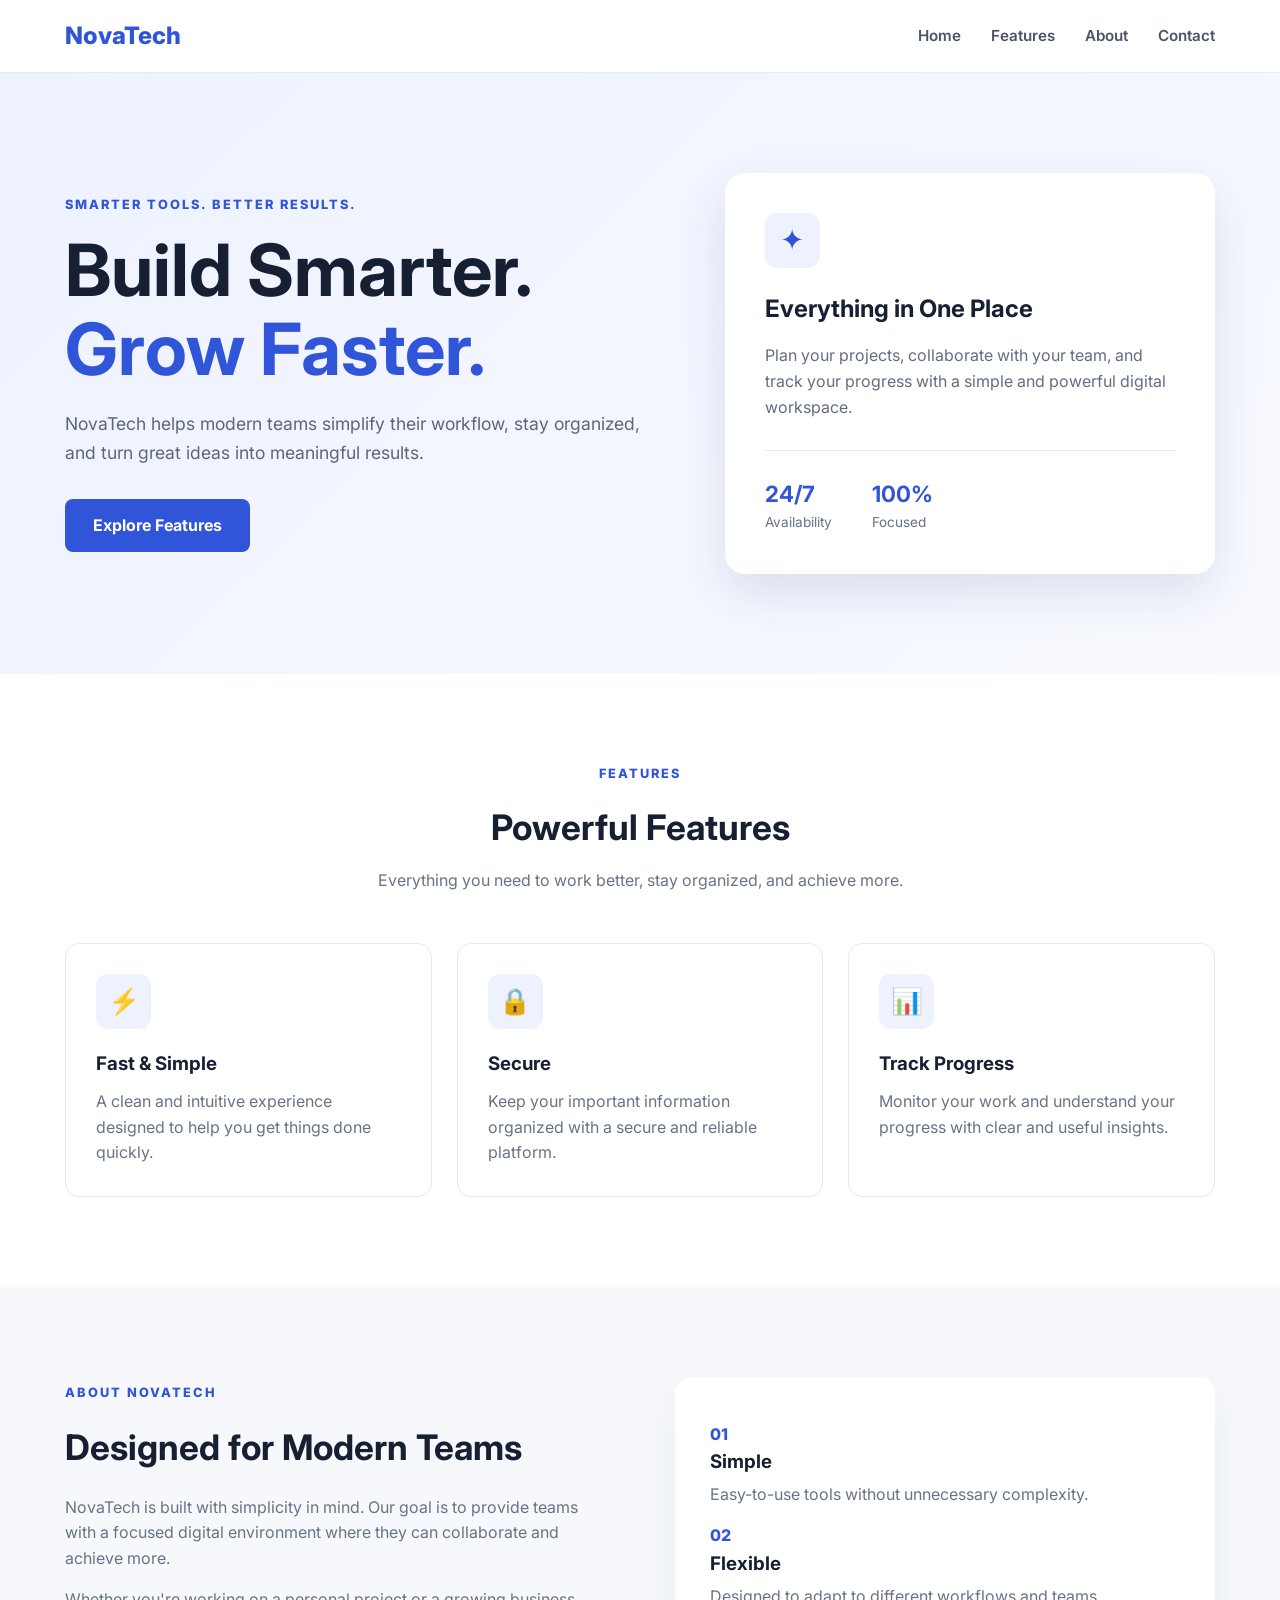
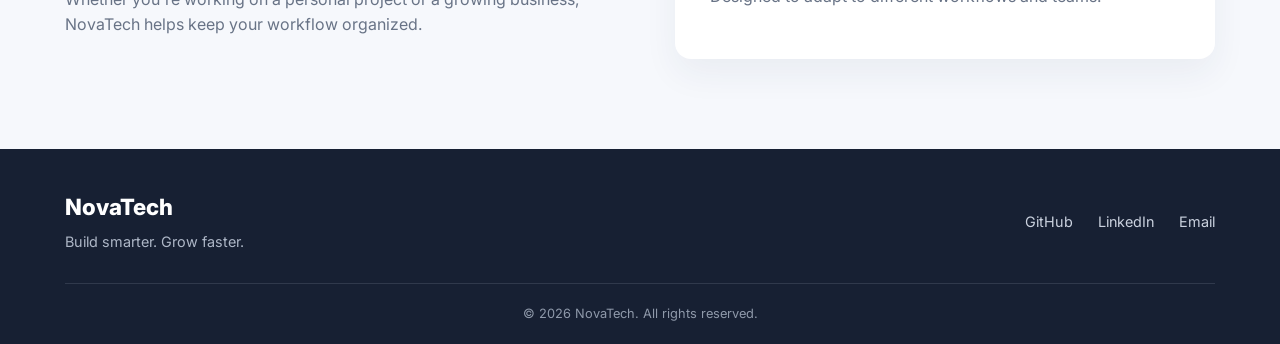
<file: WebDev-L1-LandingPage/index.html>
<!DOCTYPE html>
<html lang="en">
<head>
    <meta charset="UTF-8">
    <meta name="viewport" content="width=device-width, initial-scale=1.0">

    <title>NovaTech - Build Smarter</title>

    <link rel="preconnect" href="https://fonts.googleapis.com">
    <link rel="preconnect" href="https://fonts.gstatic.com" crossorigin>
    <link href="https://fonts.googleapis.com/css2?family=Inter:wght@400;500;600;700;800&display=swap" rel="stylesheet">

    <link rel="stylesheet" href="style.css">
</head>

<body>

    <!-- Navigation -->
    <header>
        <div class="container navbar">
            <a href="#home" class="logo">NovaTech</a>

            <nav>
                <ul class="nav-links">
                    <li><a href="#home">Home</a></li>
                    <li><a href="#features">Features</a></li>
                    <li><a href="#about">About</a></li>
                    <li><a href="#contact">Contact</a></li>
                </ul>
            </nav>
        </div>
    </header>


    <!-- Main Content -->
    <main>

        <!-- Hero Section -->
        <section class="hero" id="home">
            <div class="container hero-content">

                <div class="hero-text">
                    <p class="tagline">SMARTER TOOLS. BETTER RESULTS.</p>

                    <h1>
                        Build Smarter.<br>
                        <span>Grow Faster.</span>
                    </h1>

                    <p class="hero-description">
                        NovaTech helps modern teams simplify their workflow,
                        stay organized, and turn great ideas into meaningful
                        results.
                    </p>

                    <a href="#features" class="cta-button">
                        Explore Features
                    </a>
                </div>

                <div class="hero-card">
                    <div class="hero-icon">✦</div>
                    <h2>Everything in One Place</h2>

                    <p>
                        Plan your projects, collaborate with your team,
                        and track your progress with a simple and powerful
                        digital workspace.
                    </p>

                    <div class="hero-stats">
                        <div>
                            <strong>24/7</strong>
                            <span>Availability</span>
                        </div>

                        <div>
                            <strong>100%</strong>
                            <span>Focused</span>
                        </div>
                    </div>
                </div>

            </div>
        </section>


        <!-- Features Section -->
        <section class="features" id="features">

            <div class="container">

                <div class="section-heading">
                    <p class="section-label">FEATURES</p>
                    <h2>Powerful Features</h2>
                    <p>
                        Everything you need to work better, stay organized,
                        and achieve more.
                    </p>
                </div>

                <div class="feature-grid">

                    <article class="feature-card">
                        <div class="feature-icon">⚡</div>
                        <h3>Fast & Simple</h3>
                        <p>
                            A clean and intuitive experience designed to help
                            you get things done quickly.
                        </p>
                    </article>

                    <article class="feature-card">
                        <div class="feature-icon">🔒</div>
                        <h3>Secure</h3>
                        <p>
                            Keep your important information organized with
                            a secure and reliable platform.
                        </p>
                    </article>

                    <article class="feature-card">
                        <div class="feature-icon">📊</div>
                        <h3>Track Progress</h3>
                        <p>
                            Monitor your work and understand your progress
                            with clear and useful insights.
                        </p>
                    </article>

                </div>
            </div>
        </section>


        <!-- About Section -->
        <section class="about" id="about">

            <div class="container about-content">

                <div class="about-text">
                    <p class="section-label">ABOUT NOVATECH</p>

                    <h2>Designed for Modern Teams</h2>

                    <p>
                        NovaTech is built with simplicity in mind. Our goal
                        is to provide teams with a focused digital environment
                        where they can collaborate and achieve more.
                    </p>

                    <p>
                        Whether you're working on a personal project or a
                        growing business, NovaTech helps keep your workflow
                        organized.
                    </p>
                </div>

                <div class="about-highlight">
                    <span>01</span>
                    <h3>Simple</h3>
                    <p>Easy-to-use tools without unnecessary complexity.</p>

                    <span>02</span>
                    <h3>Flexible</h3>
                    <p>Designed to adapt to different workflows and teams.</p>
                </div>

            </div>
        </section>

    </main>


    <!-- Footer -->
    <footer id="contact">

        <div class="container footer-content">

            <div>
                <a href="#home" class="footer-logo">NovaTech</a>
                <p>Build smarter. Grow faster.</p>
            </div>

            <div class="footer-links">
                <a href="#">GitHub</a>
                <a href="#">LinkedIn</a>
                <a href="mailto:hello@novatech.com">Email</a>
            </div>

        </div>

        <div class="container copyright">
            <p>© 2026 NovaTech. All rights reserved.</p>
        </div>

    </footer>

</body>
</html>
</file>
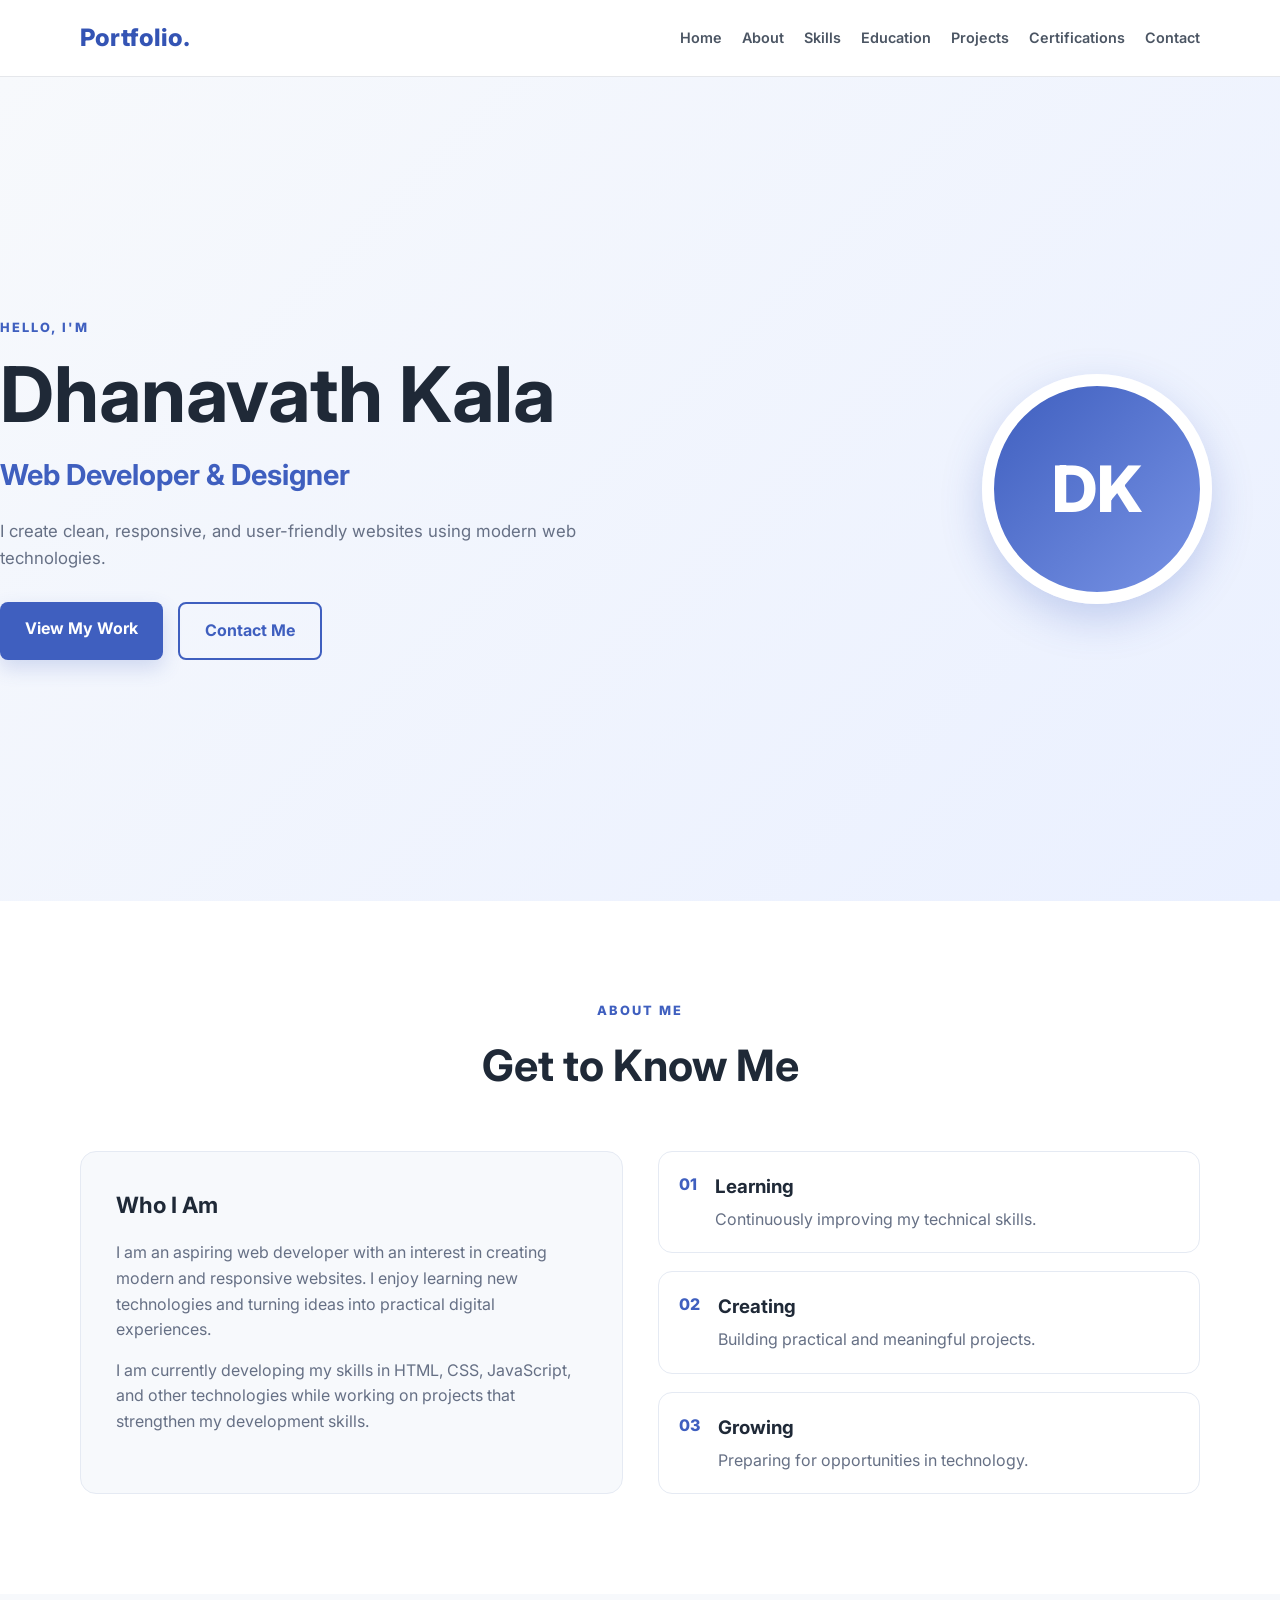
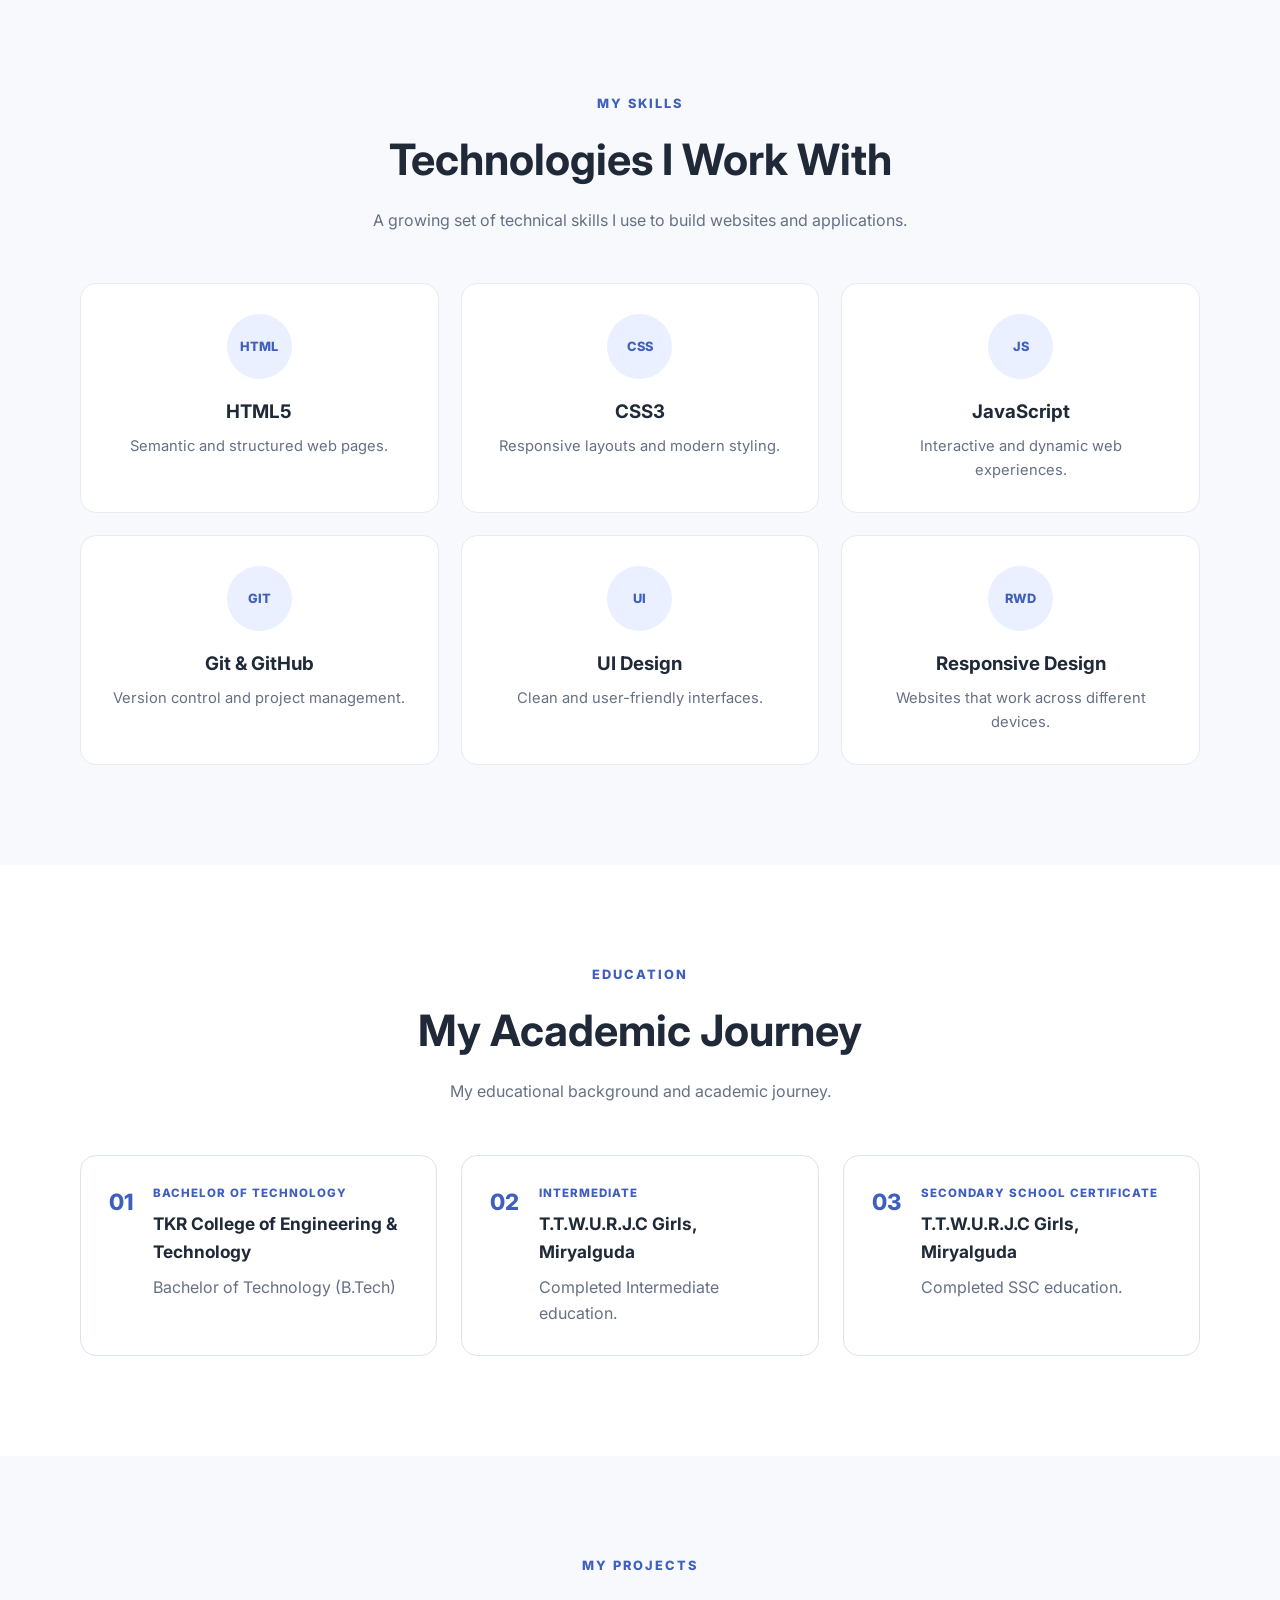
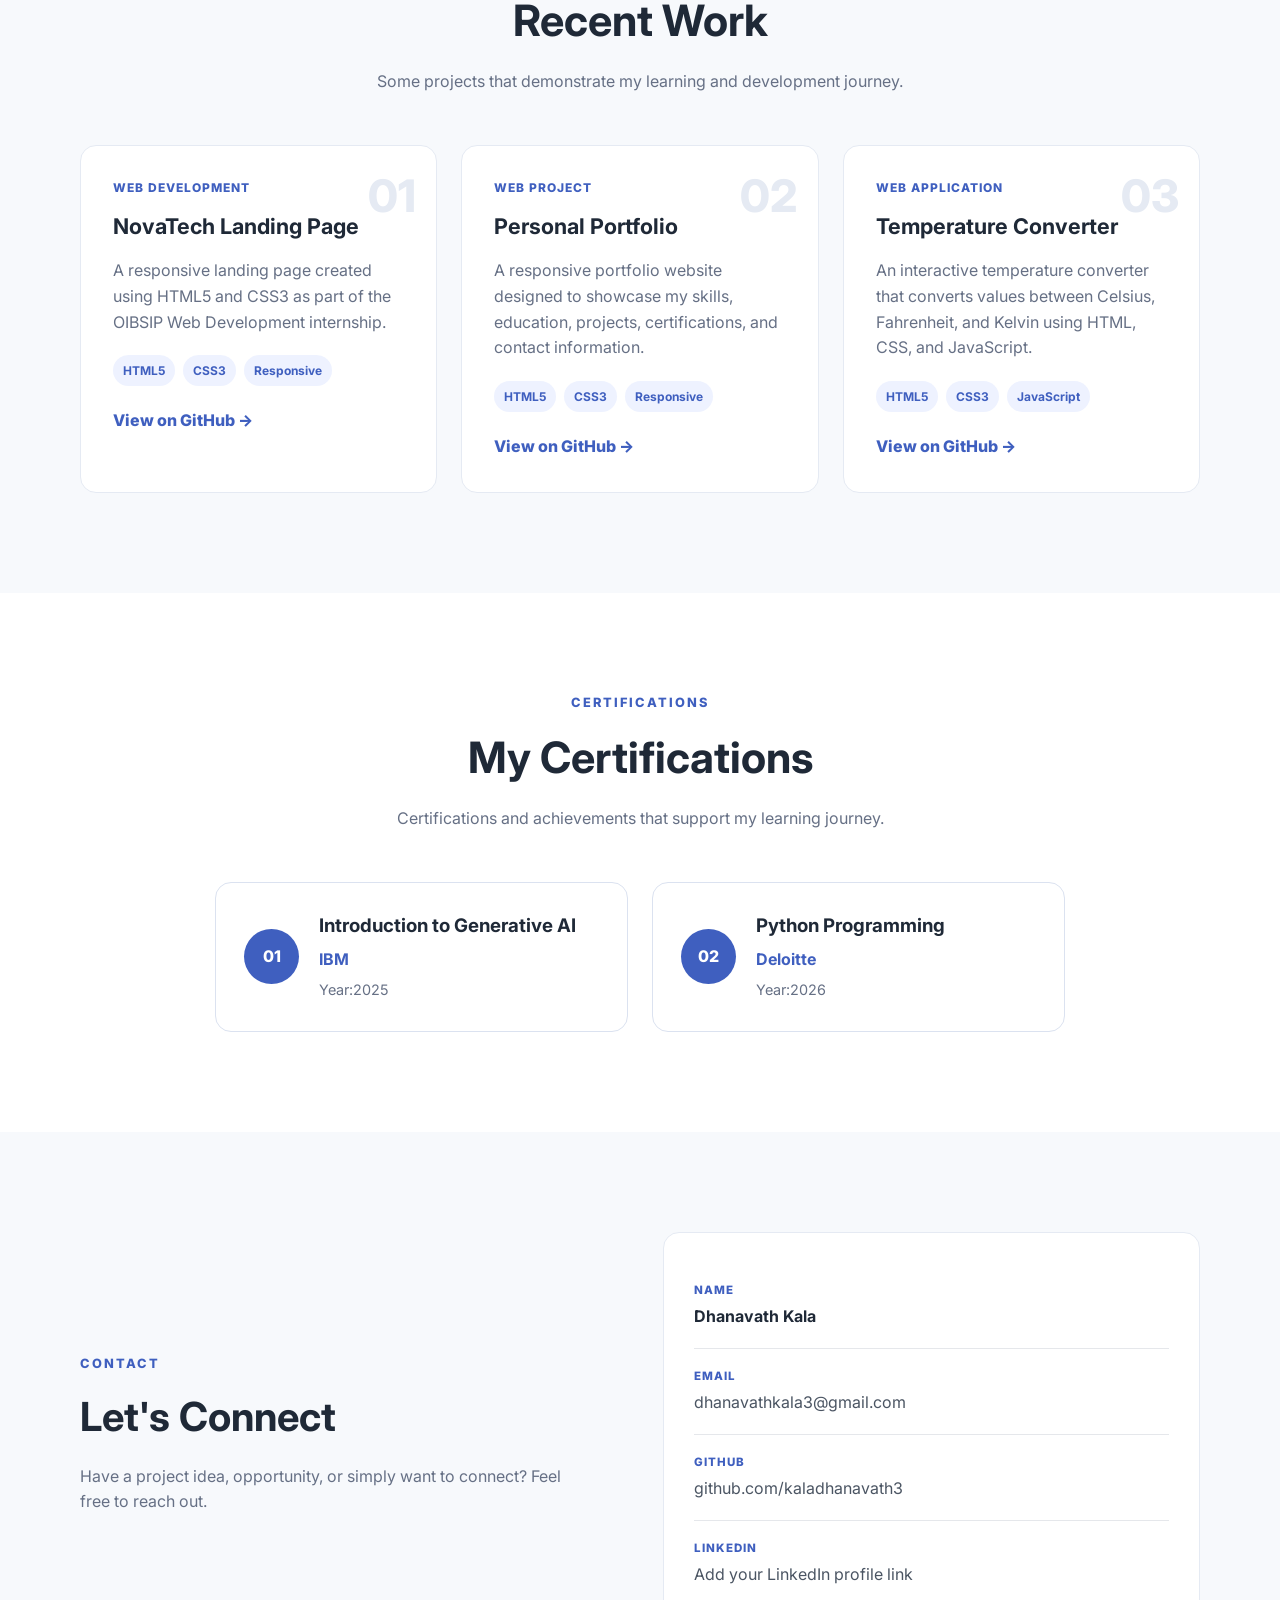
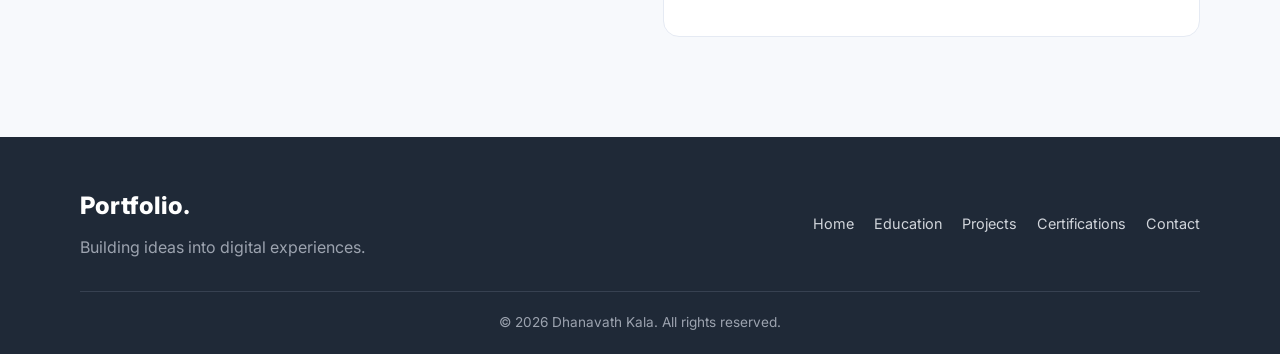
<file: WebDev-L1-PersonalPortfolio/index.html>
<!DOCTYPE html>
<html lang="en">

<head>
    <meta charset="UTF-8">
    <meta name="viewport" content="width=device-width, initial-scale=1.0">

    <title>Dhanavath Kala | Web Developer</title>

    <link rel="preconnect" href="https://fonts.googleapis.com">
    <link rel="preconnect" href="https://fonts.gstatic.com" crossorigin>
    <link href="https://fonts.googleapis.com/css2?family=Inter:wght@400;500;600;700;800&display=swap"
        rel="stylesheet">

    <link rel="stylesheet" href="style.css">
</head>

<body>

    <!-- Navigation -->
    <header>
        <div class="container navbar">

            <a href="#home" class="logo">Portfolio.</a>

            <nav>
                <ul class="nav-links">
                    <li><a href="#home">Home</a></li>
                    <li><a href="#about">About</a></li>
                    <li><a href="#skills">Skills</a></li>
                    <li><a href="#education">Education</a></li>
                    <li><a href="#projects">Projects</a></li>
                    <li><a href="#certifications">Certifications</a></li>
                    <li><a href="#contact">Contact</a></li>
                </ul>
            </nav>

        </div>
    </header>


    <main>

        <!-- Hero Section -->
        <section class="hero" id="home">

            <div class="container hero-content">

                <div class="hero-text">

                    <p class="intro">HELLO, I'M</p>

                    <h1>Dhanavath Kala</h1>

                    <h2>Web Developer & Designer</h2>

                    <p class="hero-description">
                        I create clean, responsive, and user-friendly websites
                        using modern web technologies.
                    </p>

                    <div class="hero-buttons">

                        <a href="#projects" class="btn primary-btn">
                            View My Work
                        </a>

                        <a href="#contact" class="btn secondary-btn">
                            Contact Me
                        </a>

                    </div>

                </div>


                <!-- Profile Placeholder -->
                <div class="profile-container">
                    <div class="profile-image">
                        <span>DK</span>
                    </div>
                </div>

            </div>

        </section>


        <!-- About Section -->
        <section class="about section" id="about">

            <div class="container">

                <div class="section-heading">
                    <p class="section-label">ABOUT ME</p>
                    <h2>Get to Know Me</h2>
                </div>

                <div class="about-content">

                    <div class="about-card">

                        <h3>Who I Am</h3>

                        <p>
                            I am an aspiring web developer with an interest in
                            creating modern and responsive websites. I enjoy
                            learning new technologies and turning ideas into
                            practical digital experiences.
                        </p>

                        <p>
                            I am currently developing my skills in HTML, CSS,
                            JavaScript, and other technologies while working
                            on projects that strengthen my development skills.
                        </p>

                    </div>


                    <div class="about-details">

                        <div class="detail-item">
                            <span>01</span>

                            <div>
                                <h3>Learning</h3>
                                <p>Continuously improving my technical skills.</p>
                            </div>
                        </div>


                        <div class="detail-item">
                            <span>02</span>

                            <div>
                                <h3>Creating</h3>
                                <p>Building practical and meaningful projects.</p>
                            </div>
                        </div>


                        <div class="detail-item">
                            <span>03</span>

                            <div>
                                <h3>Growing</h3>
                                <p>Preparing for opportunities in technology.</p>
                            </div>
                        </div>

                    </div>

                </div>

            </div>

        </section>


        <!-- Skills Section -->
        <section class="skills section" id="skills">

            <div class="container">

                <div class="section-heading">

                    <p class="section-label">MY SKILLS</p>

                    <h2>Technologies I Work With</h2>

                    <p>
                        A growing set of technical skills I use to build
                        websites and applications.
                    </p>

                </div>


                <div class="skills-grid">

                    <div class="skill-card">
                        <div class="skill-icon">HTML</div>
                        <h3>HTML5</h3>
                        <p>Semantic and structured web pages.</p>
                    </div>


                    <div class="skill-card">
                        <div class="skill-icon">CSS</div>
                        <h3>CSS3</h3>
                        <p>Responsive layouts and modern styling.</p>
                    </div>


                    <div class="skill-card">
                        <div class="skill-icon">JS</div>
                        <h3>JavaScript</h3>
                        <p>Interactive and dynamic web experiences.</p>
                    </div>


                    <div class="skill-card">
                        <div class="skill-icon">GIT</div>
                        <h3>Git & GitHub</h3>
                        <p>Version control and project management.</p>
                    </div>


                    <div class="skill-card">
                        <div class="skill-icon">UI</div>
                        <h3>UI Design</h3>
                        <p>Clean and user-friendly interfaces.</p>
                    </div>


                    <div class="skill-card">
                        <div class="skill-icon">RWD</div>
                        <h3>Responsive Design</h3>
                        <p>Websites that work across different devices.</p>
                    </div>

                </div>

            </div>

        </section>


        <!-- Education Section -->
        <section class="education section" id="education">

            <div class="container">

                <div class="section-heading">

                    <p class="section-label">EDUCATION</p>

                    <h2>My Academic Journey</h2>

                    <p>
                        My educational background and academic journey.
                    </p>

                </div>


                <div class="education-grid">

                    <!-- B.Tech -->
                    <div class="education-card">

                        <div class="education-number">01</div>

                        <div class="education-content">

                            <p class="education-type">
                                BACHELOR OF TECHNOLOGY
                            </p>

                            <h3>
                                TKR College of Engineering & Technology
                            </h3>

                            <p>
                                Bachelor of Technology (B.Tech)
                            </p>

                        </div>

                    </div>


                    <!-- Intermediate -->
                    <div class="education-card">

                        <div class="education-number">02</div>

                        <div class="education-content">

                            <p class="education-type">INTERMEDIATE</p>

                            <h3>
                                T.T.W.U.R.J.C Girls, Miryalguda
                            </h3>

                            <p>
                                Completed Intermediate education.
                            </p>

                        </div>

                    </div>


                    <!-- SSC -->
                    <div class="education-card">

                        <div class="education-number">03</div>

                        <div class="education-content">

                            <p class="education-type">
                                SECONDARY SCHOOL CERTIFICATE
                            </p>

                            <h3>
                                T.T.W.U.R.J.C Girls, Miryalguda
                            </h3>

                            <p>
                                Completed SSC education.
                            </p>

                        </div>

                    </div>

                </div>

            </div>

        </section>


        <!-- Projects Section -->
        <section class="projects section" id="projects">

            <div class="container">

                <div class="section-heading">

                    <p class="section-label">MY PROJECTS</p>

                    <h2>Recent Work</h2>

                    <p>
                        Some projects that demonstrate my learning and
                        development journey.
                    </p>

                </div>


                <div class="projects-grid">

                    <!-- Project 1 -->
                    <article class="project-card">

                        <div class="project-number">01</div>

                        <div class="project-content">

                            <p class="project-type">WEB DEVELOPMENT</p>

                            <h3>NovaTech Landing Page</h3>

                            <p>
                                A responsive landing page created using HTML5
                                and CSS3 as part of the OIBSIP Web Development
                                internship.
                            </p>

                            <div class="project-tech">
                                <span>HTML5</span>
                                <span>CSS3</span>
                                <span>Responsive</span>
                            </div>

                            <a href="https://github.com/kaladhanavath3/OIBSIP/tree/main/WebDev-L1-LandingPage"
                                class="project-link" target="_blank">
                                View on GitHub →
                            </a>

                        </div>

                    </article>


                    <!-- Project 2 -->
                    <article class="project-card">

                        <div class="project-number">02</div>

                        <div class="project-content">

                            <p class="project-type">WEB PROJECT</p>

                            <h3>Personal Portfolio</h3>

                            <p>
                                A responsive portfolio website designed to
                                showcase my skills, education, projects,
                                certifications, and contact information.
                            </p>

                            <div class="project-tech">
                                <span>HTML5</span>
                                <span>CSS3</span>
                                <span>Responsive</span>
                            </div>

                            <a href="https://github.com/kaladhanavath3/OIBSIP/tree/main/WebDev-L1-PersonalPortfolio"
                                class="project-link" target="_blank">
                                View on GitHub →
                            </a>

                        </div>

                    </article>


                    <!-- Project 3 -->
                    <article class="project-card">

                        <div class="project-number">03</div>

                        <div class="project-content">

                            <p class="project-type">WEB APPLICATION</p>

                            <h3>Temperature Converter</h3>

                            <p>
                                An interactive temperature converter that
                                converts values between Celsius, Fahrenheit,
                                and Kelvin using HTML, CSS, and JavaScript.
                            </p>

                            <div class="project-tech">
                                <span>HTML5</span>
                                <span>CSS3</span>
                                <span>JavaScript</span>
                            </div>

                            <a href="https://github.com/kaladhanavath3/OIBSIP/tree/main/WebDev-L1-TemperatureConverter"
                                class="project-link" target="_blank">
                                View on GitHub →
                            </a>

                        </div>

                    </article>

                </div>

            </div>

        </section>


        <!-- Certifications Section -->
        <section class="certifications section" id="certifications">

            <div class="container">

                <div class="section-heading">

                    <p class="section-label">CERTIFICATIONS</p>

                    <h2>My Certifications</h2>

                    <p>
                        Certifications and achievements that support my
                        learning journey.
                    </p>

                </div>


                <div class="certifications-grid">

                    <div class="certification-card">

                        <div class="certificate-icon">01</div>

                        <div>
                            <h3>Introduction to Generative AI</h3>
                            <p>IBM</p>
                            <span>Year:2025</span>
                        </div>

                    </div>


                    <div class="certification-card">

                        <div class="certificate-icon">02</div>

                        <div>
                            <h3>Python Programming</h3>
                            <p>Deloitte</p>
                            <span>Year:2026</span>
                        </div>

                    </div>

                </div>

            </div>

        </section>


        <!-- Contact Section -->
        <section class="contact section" id="contact">

            <div class="container contact-content">

                <div class="contact-text">

                    <p class="section-label">CONTACT</p>

                    <h2>Let's Connect</h2>

                    <p>
                        Have a project idea, opportunity, or simply want to
                        connect? Feel free to reach out.
                    </p>

                </div>


                <div class="contact-card">

                    <div class="contact-item">
                        <span>NAME</span>
                        <strong>Dhanavath Kala</strong>
                    </div>


                    <div class="contact-item">
                        <span>EMAIL</span>

                        <a href="mailto:dhanavathkala3@gmail.com">
                            dhanavathkala3@gmail.com
                        </a>
                    </div>


                    <div class="contact-item">
                        <span>GITHUB</span>

                        <a href="https://github.com/kaladhanavath3"
                            target="_blank">
                            github.com/kaladhanavath3
                        </a>
                    </div>


                    <div class="contact-item">
                        <span>LINKEDIN</span>

                        <a href="#" target="_blank">
                            Add your LinkedIn profile link
                        </a>
                    </div>

                </div>

            </div>

        </section>

    </main>


    <!-- Footer -->
    <footer>

        <div class="container footer-content">

            <div>
                <a href="#home" class="footer-logo">Portfolio.</a>
                <p>Building ideas into digital experiences.</p>
            </div>


            <div class="footer-links">
                <a href="#home">Home</a>
                <a href="#education">Education</a>
                <a href="#projects">Projects</a>
                <a href="#certifications">Certifications</a>
                <a href="#contact">Contact</a>
            </div>

        </div>


        <div class="container copyright">
            <p>© 2026 Dhanavath Kala. All rights reserved.</p>
        </div>

    </footer>

</body>

</html>
</file>
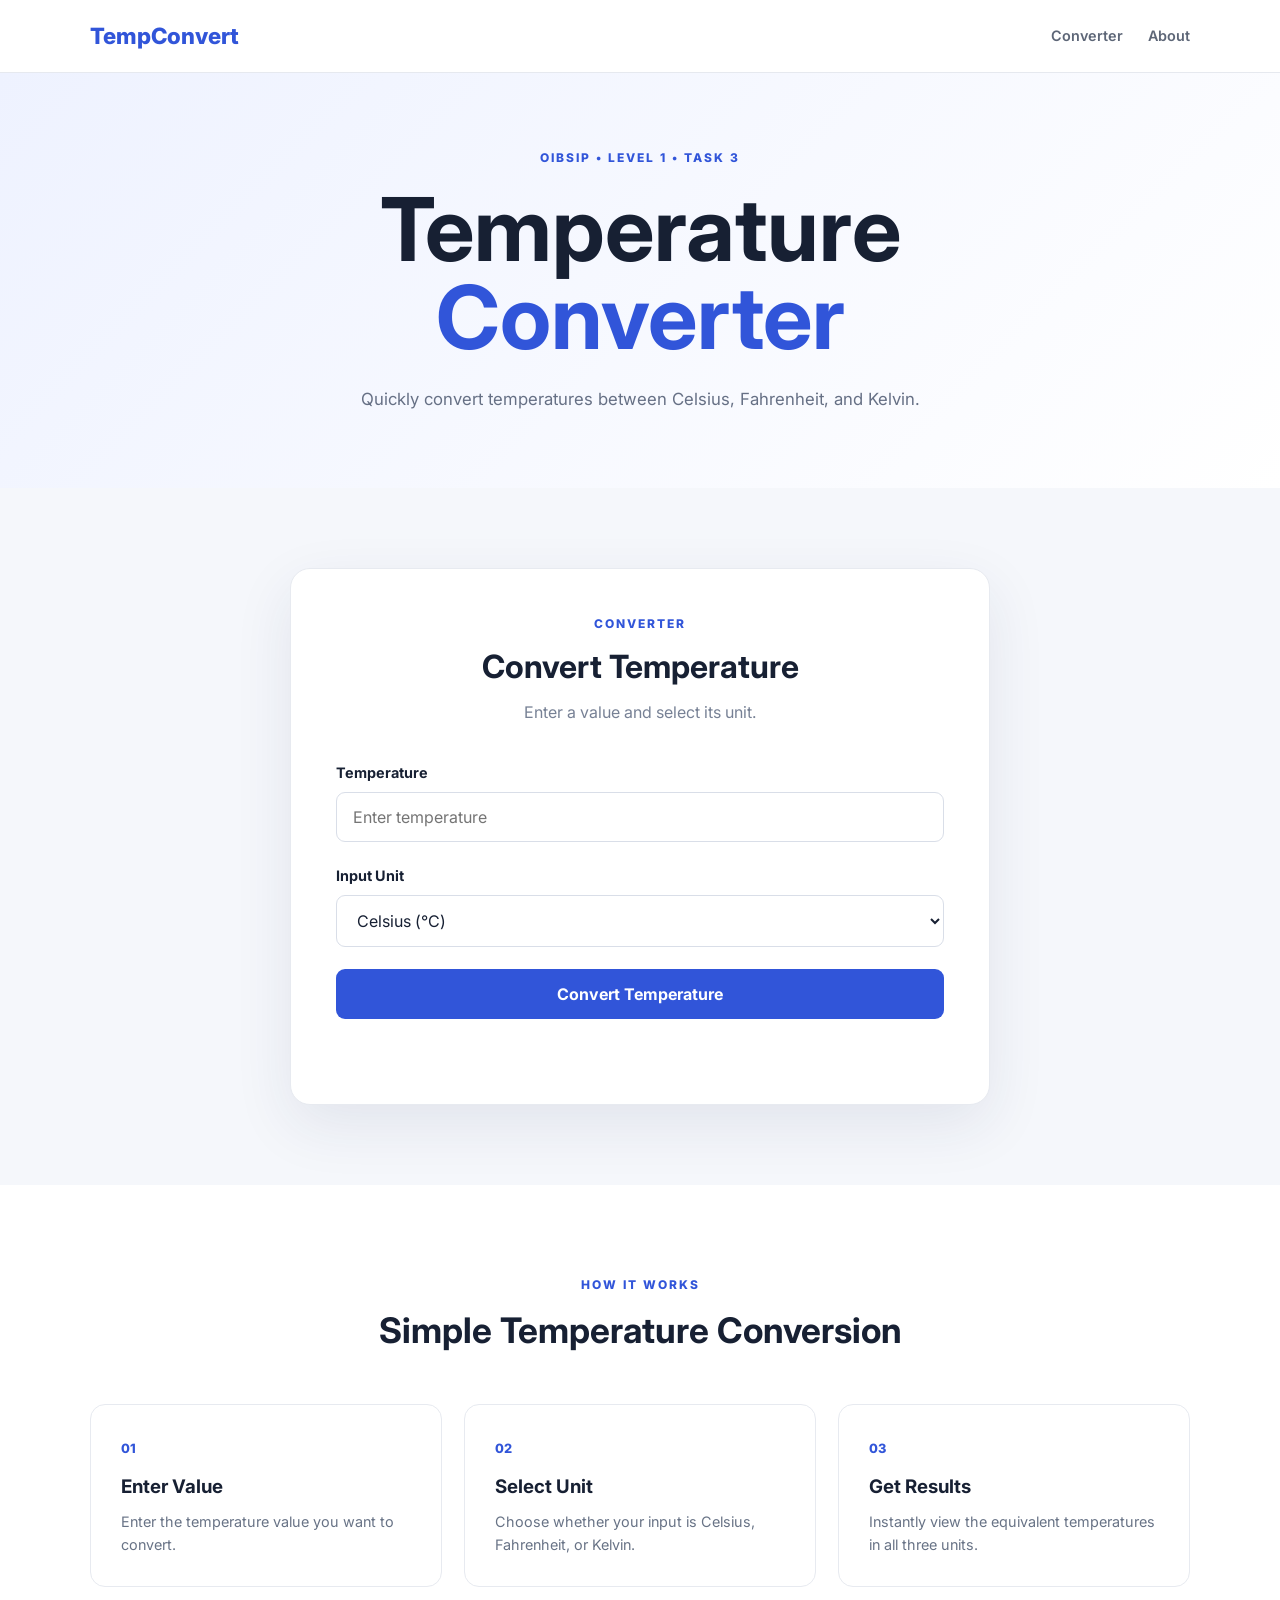
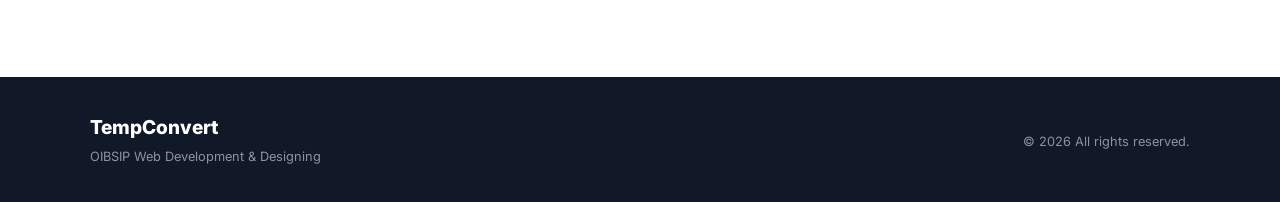
<file: WebDev-L1-TemperatureConverter/index.html>
<!DOCTYPE html>
<html lang="en">
<head>
    <meta charset="UTF-8">
    <meta name="viewport" content="width=device-width, initial-scale=1.0">

    <title>Temperature Converter | OIBSIP</title>

    <link rel="preconnect" href="https://fonts.googleapis.com">
    <link rel="preconnect" href="https://fonts.gstatic.com" crossorigin>
    <link href="https://fonts.googleapis.com/css2?family=Inter:wght@400;500;600;700;800&display=swap" rel="stylesheet">

    <link rel="stylesheet" href="style.css">
</head>

<body>

    <header>
        <div class="container navbar">
            <a href="#" class="logo">TempConvert</a>

            <nav>
                <a href="#converter">Converter</a>
                <a href="#about">About</a>
            </nav>
        </div>
    </header>


    <main>

        <!-- Hero -->
        <section class="hero">
            <div class="container hero-content">

                <p class="tag">OIBSIP • LEVEL 1 • TASK 3</p>

                <h1>Temperature<br><span>Converter</span></h1>

                <p>
                    Quickly convert temperatures between Celsius,
                    Fahrenheit, and Kelvin.
                </p>

            </div>
        </section>


        <!-- Converter -->
        <section class="converter-section" id="converter">

            <div class="container">

                <div class="converter-card">

                    <div class="card-heading">
                        <p class="section-label">CONVERTER</p>
                        <h2>Convert Temperature</h2>
                        <p>Enter a value and select its unit.</p>
                    </div>


                    <form id="temperatureForm">

                        <div class="form-group">
                            <label for="temperature">Temperature</label>

                            <input
                                type="number"
                                id="temperature"
                                placeholder="Enter temperature"
                                step="any"
                            >
                        </div>


                        <div class="form-group">
                            <label for="unit">Input Unit</label>

                            <select id="unit">
                                <option value="celsius">Celsius (°C)</option>
                                <option value="fahrenheit">Fahrenheit (°F)</option>
                                <option value="kelvin">Kelvin (K)</option>
                            </select>
                        </div>


                        <button type="submit" class="convert-btn">
                            Convert Temperature
                        </button>

                    </form>


                    <div id="message" class="message"></div>


                    <!-- Results -->
                    <div id="results" class="results hidden">

                        <h3>Conversion Results</h3>

                        <div class="result-grid">

                            <div class="result-box">
                                <span>Celsius</span>
                                <strong id="celsiusResult">--</strong>
                            </div>

                            <div class="result-box">
                                <span>Fahrenheit</span>
                                <strong id="fahrenheitResult">--</strong>
                            </div>

                            <div class="result-box">
                                <span>Kelvin</span>
                                <strong id="kelvinResult">--</strong>
                            </div>

                        </div>

                    </div>

                </div>

            </div>

        </section>


        <!-- Information -->
        <section class="about" id="about">

            <div class="container">

                <div class="section-heading">
                    <p class="section-label">HOW IT WORKS</p>
                    <h2>Simple Temperature Conversion</h2>
                </div>


                <div class="info-grid">

                    <div class="info-card">
                        <span class="number">01</span>
                        <h3>Enter Value</h3>
                        <p>
                            Enter the temperature value you want to convert.
                        </p>
                    </div>

                    <div class="info-card">
                        <span class="number">02</span>
                        <h3>Select Unit</h3>
                        <p>
                            Choose whether your input is Celsius,
                            Fahrenheit, or Kelvin.
                        </p>
                    </div>

                    <div class="info-card">
                        <span class="number">03</span>
                        <h3>Get Results</h3>
                        <p>
                            Instantly view the equivalent temperatures
                            in all three units.
                        </p>
                    </div>

                </div>

            </div>

        </section>

    </main>


    <footer>
        <div class="container footer-content">
            <div>
                <a href="#" class="footer-logo">TempConvert</a>
                <p>OIBSIP Web Development & Designing</p>
            </div>

            <p>© 2026 All rights reserved.</p>
        </div>
    </footer>


    <script src="script.js"></script>

</body>
</html>
</file>
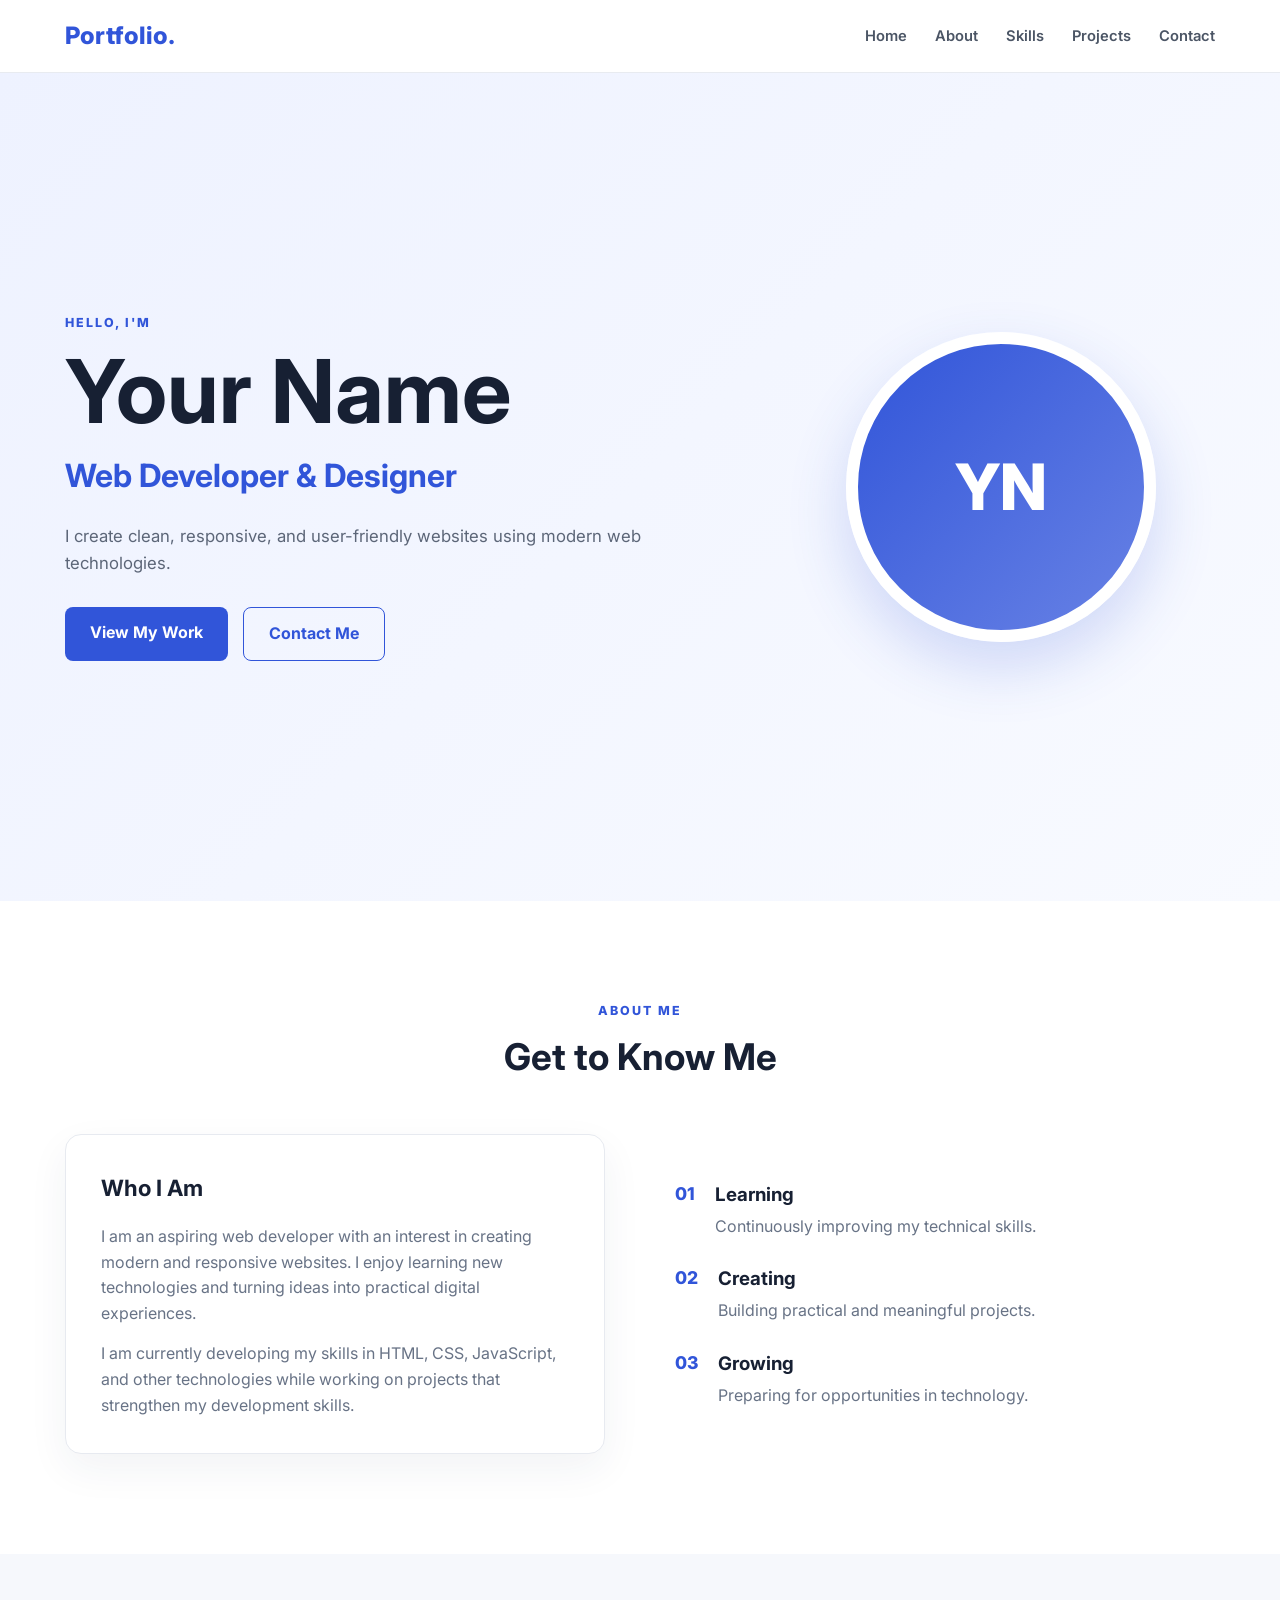
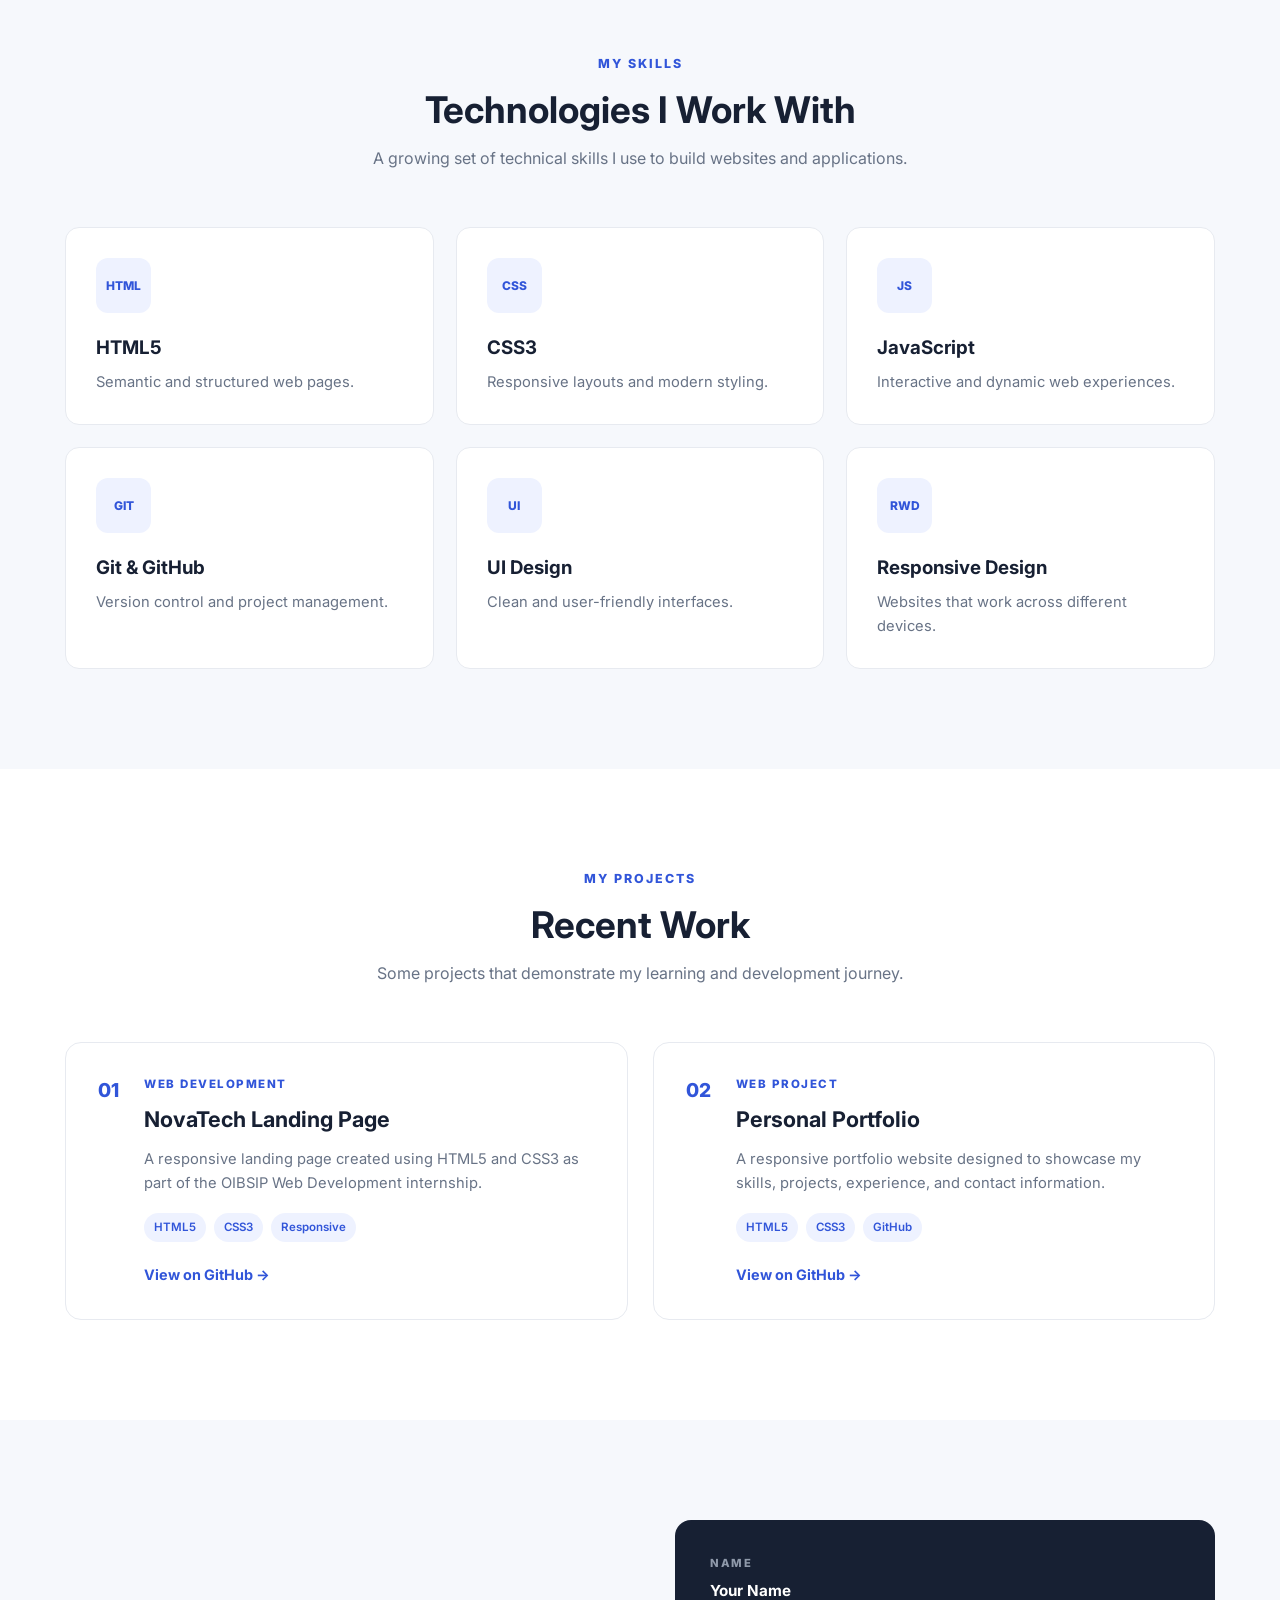
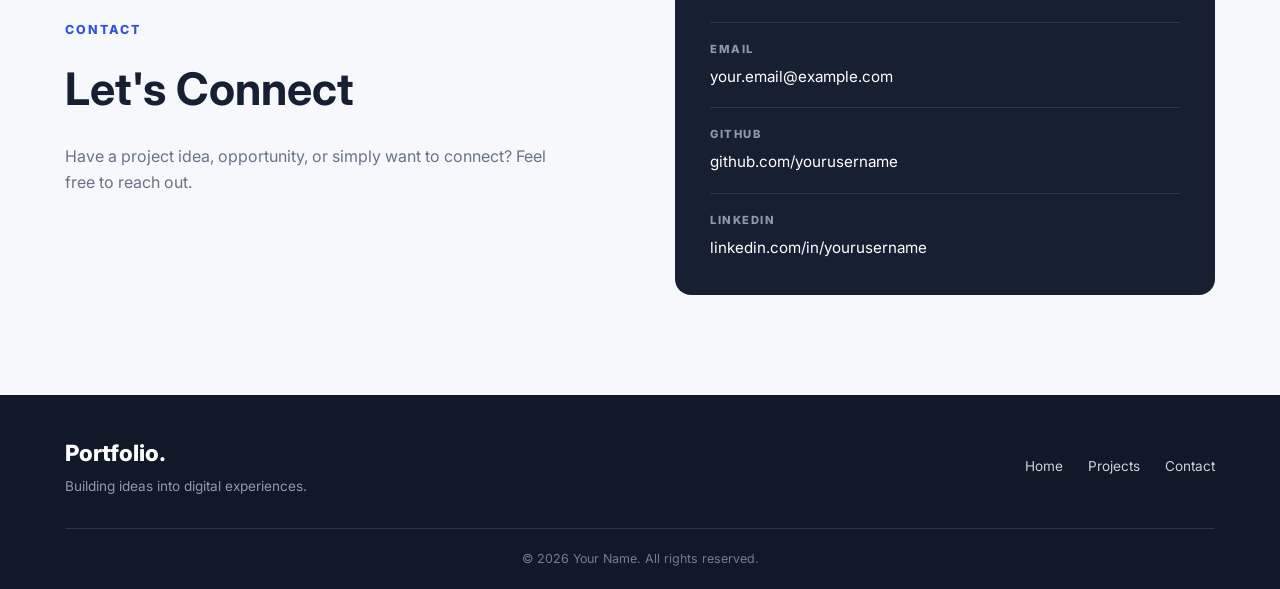
<file: WebDev-L1-LandingPage/WebDev-L1-PersonalPortfolio/index.html>
<!DOCTYPE html>
<html lang="en">
<head>
    <meta charset="UTF-8">
    <meta name="viewport" content="width=device-width, initial-scale=1.0">

    <title>Your Name | Web Developer</title>

    <link rel="preconnect" href="https://fonts.googleapis.com">
    <link rel="preconnect" href="https://fonts.gstatic.com" crossorigin>
    <link href="https://fonts.googleapis.com/css2?family=Inter:wght@400;500;600;700;800&display=swap" rel="stylesheet">

    <link rel="stylesheet" href="style.css">
</head>

<body>

    <!-- Navigation -->
    <header>
        <div class="container navbar">

            <a href="#home" class="logo">Portfolio.</a>

            <nav>
                <ul class="nav-links">
                    <li><a href="#home">Home</a></li>
                    <li><a href="#about">About</a></li>
                    <li><a href="#skills">Skills</a></li>
                    <li><a href="#projects">Projects</a></li>
                    <li><a href="#contact">Contact</a></li>
                </ul>
            </nav>

        </div>
    </header>


    <main>

        <!-- Hero Section -->
        <section class="hero" id="home">

            <div class="container hero-content">

                <div class="hero-text">

                    <p class="intro">HELLO, I'M</p>

                    <h1>Your Name</h1>

                    <h2>Web Developer & Designer</h2>

                    <p class="hero-description">
                        I create clean, responsive, and user-friendly websites
                        using modern web technologies.
                    </p>

                    <div class="hero-buttons">
                        <a href="#projects" class="btn primary-btn">
                            View My Work
                        </a>

                        <a href="#contact" class="btn secondary-btn">
                            Contact Me
                        </a>
                    </div>

                </div>


                <!-- Replace this with your photo -->
                <div class="profile-container">
                    <div class="profile-image">
                        <span>YN</span>
                    </div>
                </div>

            </div>

        </section>


        <!-- About Section -->
        <section class="about section" id="about">

            <div class="container">

                <div class="section-heading">
                    <p class="section-label">ABOUT ME</p>
                    <h2>Get to Know Me</h2>
                </div>

                <div class="about-content">

                    <div class="about-card">
                        <h3>Who I Am</h3>

                        <p>
                            I am an aspiring web developer with an interest in
                            creating modern and responsive websites. I enjoy
                            learning new technologies and turning ideas into
                            practical digital experiences.
                        </p>

                        <p>
                            I am currently developing my skills in HTML, CSS,
                            JavaScript, and other technologies while working
                            on projects that strengthen my development skills.
                        </p>
                    </div>

                    <div class="about-details">

                        <div class="detail-item">
                            <span>01</span>
                            <div>
                                <h3>Learning</h3>
                                <p>Continuously improving my technical skills.</p>
                            </div>
                        </div>

                        <div class="detail-item">
                            <span>02</span>
                            <div>
                                <h3>Creating</h3>
                                <p>Building practical and meaningful projects.</p>
                            </div>
                        </div>

                        <div class="detail-item">
                            <span>03</span>
                            <div>
                                <h3>Growing</h3>
                                <p>Preparing for opportunities in technology.</p>
                            </div>
                        </div>

                    </div>

                </div>

            </div>

        </section>


        <!-- Skills Section -->
        <section class="skills section" id="skills">

            <div class="container">

                <div class="section-heading">
                    <p class="section-label">MY SKILLS</p>
                    <h2>Technologies I Work With</h2>
                    <p>
                        A growing set of technical skills I use to build
                        websites and applications.
                    </p>
                </div>


                <div class="skills-grid">

                    <div class="skill-card">
                        <div class="skill-icon">HTML</div>
                        <h3>HTML5</h3>
                        <p>Semantic and structured web pages.</p>
                    </div>

                    <div class="skill-card">
                        <div class="skill-icon">CSS</div>
                        <h3>CSS3</h3>
                        <p>Responsive layouts and modern styling.</p>
                    </div>

                    <div class="skill-card">
                        <div class="skill-icon">JS</div>
                        <h3>JavaScript</h3>
                        <p>Interactive and dynamic web experiences.</p>
                    </div>

                    <div class="skill-card">
                        <div class="skill-icon">GIT</div>
                        <h3>Git & GitHub</h3>
                        <p>Version control and project management.</p>
                    </div>

                    <div class="skill-card">
                        <div class="skill-icon">UI</div>
                        <h3>UI Design</h3>
                        <p>Clean and user-friendly interfaces.</p>
                    </div>

                    <div class="skill-card">
                        <div class="skill-icon">RWD</div>
                        <h3>Responsive Design</h3>
                        <p>Websites that work across different devices.</p>
                    </div>

                </div>

            </div>

        </section>


        <!-- Projects Section -->
        <section class="projects section" id="projects">

            <div class="container">

                <div class="section-heading">
                    <p class="section-label">MY PROJECTS</p>
                    <h2>Recent Work</h2>
                    <p>
                        Some projects that demonstrate my learning and
                        development journey.
                    </p>
                </div>


                <div class="projects-grid">

                    <!-- Project 1 -->
                    <article class="project-card">

                        <div class="project-number">01</div>

                        <div class="project-content">
                            <p class="project-type">WEB DEVELOPMENT</p>

                            <h3>NovaTech Landing Page</h3>

                            <p>
                                A responsive landing page created using HTML5
                                and CSS3 as part of the OIBSIP Web Development
                                internship.
                            </p>

                            <div class="project-tech">
                                <span>HTML5</span>
                                <span>CSS3</span>
                                <span>Responsive</span>
                            </div>

                            <a href="#" class="project-link">
                                View on GitHub →
                            </a>
                        </div>

                    </article>


                    <!-- Project 2 -->
                    <article class="project-card">

                        <div class="project-number">02</div>

                        <div class="project-content">
                            <p class="project-type">WEB PROJECT</p>

                            <h3>Personal Portfolio</h3>

                            <p>
                                A responsive portfolio website designed to
                                showcase my skills, projects, experience,
                                and contact information.
                            </p>

                            <div class="project-tech">
                                <span>HTML5</span>
                                <span>CSS3</span>
                                <span>GitHub</span>
                            </div>

                            <a href="#" class="project-link">
                                View on GitHub →
                            </a>
                        </div>

                    </article>

                </div>

            </div>

        </section>


        <!-- Contact Section -->
        <section class="contact section" id="contact">

            <div class="container contact-content">

                <div class="contact-text">

                    <p class="section-label">CONTACT</p>

                    <h2>Let's Connect</h2>

                    <p>
                        Have a project idea, opportunity, or simply want to
                        connect? Feel free to reach out.
                    </p>

                </div>


                <div class="contact-card">

                    <div class="contact-item">
                        <span>NAME</span>
                        <strong>Your Name</strong>
                    </div>

                    <div class="contact-item">
                        <span>EMAIL</span>
                        <a href="mailto:your.email@example.com">
                            your.email@example.com
                        </a>
                    </div>

                    <div class="contact-item">
                        <span>GITHUB</span>
                        <a href="#" target="_blank">
                            github.com/yourusername
                        </a>
                    </div>

                    <div class="contact-item">
                        <span>LINKEDIN</span>
                        <a href="#" target="_blank">
                            linkedin.com/in/yourusername
                        </a>
                    </div>

                </div>

            </div>

        </section>

    </main>


    <!-- Footer -->
    <footer>

        <div class="container footer-content">

            <div>
                <a href="#home" class="footer-logo">Portfolio.</a>
                <p>Building ideas into digital experiences.</p>
            </div>

            <div class="footer-links">
                <a href="#home">Home</a>
                <a href="#projects">Projects</a>
                <a href="#contact">Contact</a>
            </div>

        </div>

        <div class="container copyright">
            <p>© 2026 Your Name. All rights reserved.</p>
        </div>

    </footer>

</body>
</html>
</file>
<file: WebDev-L1-LandingPage/style.css>
/* ==============================
   GENERAL
   ============================== */

* {
    margin: 0;
    padding: 0;
    box-sizing: border-box;
}

html {
    scroll-behavior: smooth;
}

body {
    font-family: "Inter", sans-serif;
    color: #172033;
    background-color: #ffffff;
    line-height: 1.6;
}

a {
    text-decoration: none;
    color: inherit;
}

.container {
    width: 90%;
    max-width: 1150px;
    margin: auto;
}


/* ==============================
   NAVIGATION
   ============================== */

header {
    position: sticky;
    top: 0;
    z-index: 1000;
    background-color: #ffffff;
    border-bottom: 1px solid #e8ebf0;
}

.navbar {
    min-height: 72px;
    display: flex;
    align-items: center;
    justify-content: space-between;
}

.logo {
    font-size: 1.5rem;
    font-weight: 800;
    color: #3155d9;
}

.nav-links {
    display: flex;
    list-style: none;
    gap: 30px;
}

.nav-links a {
    font-size: 0.95rem;
    font-weight: 600;
    color: #4b5565;
    transition: 0.3s ease;
}

.nav-links a:hover {
    color: #3155d9;
}


/* ==============================
   HERO SECTION
   ============================== */

.hero {
    background: linear-gradient(135deg, #eef2ff, #f8faff);
    padding: 100px 0;
}

.hero-content {
    display: grid;
    grid-template-columns: 1.1fr 0.9fr;
    align-items: center;
    gap: 60px;
}

.tagline,
.section-label {
    color: #3155d9;
    font-size: 0.8rem;
    font-weight: 800;
    letter-spacing: 2px;
    margin-bottom: 15px;
}

.hero-text h1 {
    font-size: clamp(2.7rem, 6vw, 4.5rem);
    line-height: 1.1;
    margin-bottom: 22px;
    color: #172033;
}

.hero-text h1 span {
    color: #3155d9;
}

.hero-description {
    max-width: 600px;
    font-size: 1.1rem;
    color: #5c6678;
    margin-bottom: 32px;
}

.cta-button {
    display: inline-block;
    padding: 14px 28px;
    border-radius: 8px;
    background-color: #3155d9;
    color: #ffffff;
    font-weight: 700;
    transition: 0.3s ease;
}

.cta-button:hover {
    background-color: #2442b5;
    transform: translateY(-2px);
}

.hero-card {
    background-color: #ffffff;
    padding: 40px;
    border-radius: 20px;
    box-shadow: 0 20px 50px rgba(31, 48, 100, 0.12);
}

.hero-icon {
    width: 55px;
    height: 55px;
    display: flex;
    align-items: center;
    justify-content: center;
    background-color: #eef2ff;
    color: #3155d9;
    border-radius: 12px;
    font-size: 1.8rem;
    margin-bottom: 22px;
}

.hero-card h2 {
    margin-bottom: 15px;
}

.hero-card p {
    color: #626d80;
}

.hero-stats {
    display: flex;
    gap: 40px;
    margin-top: 30px;
    padding-top: 25px;
    border-top: 1px solid #e8ebf0;
}

.hero-stats div {
    display: flex;
    flex-direction: column;
}

.hero-stats strong {
    font-size: 1.4rem;
    color: #3155d9;
}

.hero-stats span {
    color: #687386;
    font-size: 0.85rem;
}


/* ==============================
   FEATURES SECTION
   ============================== */

.features {
    padding: 90px 0;
}

.section-heading {
    text-align: center;
    margin-bottom: 50px;
}

.section-heading h2 {
    font-size: 2.2rem;
    margin-bottom: 12px;
}

.section-heading > p:last-child {
    color: #687386;
}

.feature-grid {
    display: grid;
    grid-template-columns: repeat(3, 1fr);
    gap: 25px;
}

.feature-card {
    padding: 30px;
    border: 1px solid #e7eaf0;
    border-radius: 14px;
    background-color: #ffffff;
    transition: 0.3s ease;
}

.feature-card:hover {
    transform: translateY(-6px);
    box-shadow: 0 15px 35px rgba(30, 45, 90, 0.08);
}

.feature-icon {
    width: 55px;
    height: 55px;
    display: flex;
    align-items: center;
    justify-content: center;
    background-color: #eef2ff;
    border-radius: 12px;
    font-size: 1.6rem;
    margin-bottom: 20px;
}

.feature-card h3 {
    margin-bottom: 10px;
}

.feature-card p {
    color: #687386;
}


/* ==============================
   ABOUT SECTION
   ============================== */

.about {
    padding: 90px 0;
    background-color: #f6f8fc;
}

.about-content {
    display: grid;
    grid-template-columns: 1fr 1fr;
    align-items: center;
    gap: 70px;
}

.about-text h2 {
    font-size: 2.2rem;
    margin-bottom: 20px;
}

.about-text p:not(.section-label) {
    color: #687386;
    margin-bottom: 15px;
}

.about-highlight {
    background-color: #ffffff;
    padding: 35px;
    border-radius: 16px;
    box-shadow: 0 15px 35px rgba(30, 45, 90, 0.06);
}

.about-highlight span {
    display: block;
    color: #3155d9;
    font-weight: 800;
    margin-top: 10px;
}

.about-highlight h3 {
    margin-bottom: 5px;
}

.about-highlight p {
    color: #687386;
    margin-bottom: 15px;
}


/* ==============================
   FOOTER
   ============================== */

footer {
    background-color: #172033;
    color: #ffffff;
    padding: 40px 0 20px;
}

.footer-content {
    display: flex;
    align-items: center;
    justify-content: space-between;
    gap: 20px;
}

.footer-logo {
    font-size: 1.4rem;
    font-weight: 800;
}

.footer-content p {
    color: #aeb7c7;
    font-size: 0.9rem;
    margin-top: 5px;
}

.footer-links {
    display: flex;
    gap: 25px;
}

.footer-links a {
    color: #cbd2df;
    font-size: 0.9rem;
    transition: 0.3s ease;
}

.footer-links a:hover {
    color: #ffffff;
}

.copyright {
    margin-top: 30px;
    padding-top: 20px;
    border-top: 1px solid #30394c;
}

.copyright p {
    color: #8f99aa;
    font-size: 0.8rem;
    text-align: center;
}


/* ==============================
   RESPONSIVE DESIGN
   ============================== */

@media (max-width: 850px) {

    .hero-content,
    .about-content {
        grid-template-columns: 1fr;
        gap: 40px;
    }

    .hero-text {
        text-align: center;
    }

    .hero-description {
        margin-left: auto;
        margin-right: auto;
    }

    .feature-grid {
        grid-template-columns: 1fr;
    }

    .about-text {
        text-align: center;
    }
}


@media (max-width: 600px) {

    .navbar {
        flex-direction: column;
        justify-content: center;
        padding: 15px 0;
        gap: 10px;
    }

    .nav-links {
        gap: 15px;
        flex-wrap: wrap;
        justify-content: center;
    }

    .hero {
        padding: 70px 0;
    }

    .hero-text h1 {
        font-size: 2.7rem;
    }

    .hero-card {
        padding: 28px;
    }

    .hero-stats {
        gap: 25px;
    }

    .features,
    .about {
        padding: 70px 0;
    }

    .section-heading h2,
    .about-text h2 {
        font-size: 1.9rem;
    }

    .footer-content {
        flex-direction: column;
        text-align: center;
    }

    .footer-links {
        flex-wrap: wrap;
        justify-content: center;
    }
}
</file>
<file: WebDev-L1-PersonalPortfolio/style.css>
/* =========================
   RESET & GENERAL
========================= */

* {
    margin: 0;
    padding: 0;
    box-sizing: border-box;
}

html {
    scroll-behavior: smooth;
}

body {
    font-family: "Inter", sans-serif;
    background: #f7f9fc;
    color: #1f2937;
    line-height: 1.6;
}

a {
    text-decoration: none;
}

.container {
    width: min(1120px, 90%);
    margin: auto;
}

.section {
    padding: 100px 0;
}

.section-heading {
    text-align: center;
    max-width: 650px;
    margin: 0 auto 50px;
}

.section-label {
    color: #3f5fbf;
    font-size: 0.8rem;
    font-weight: 800;
    letter-spacing: 2px;
    margin-bottom: 10px;
}

.section-heading h2 {
    font-size: clamp(2rem, 4vw, 2.7rem);
    margin-bottom: 14px;
    color: #1f2937;
}

.section-heading > p:last-child {
    color: #667085;
}


/* =========================
   NAVIGATION
========================= */

header {
    position: sticky;
    top: 0;
    z-index: 1000;
    background: #ffffff;
    border-bottom: 1px solid #e5e7eb;
}

.navbar {
    min-height: 76px;
    display: flex;
    align-items: center;
    justify-content: space-between;
    gap: 25px;
}

.logo,
.footer-logo {
    font-size: 1.5rem;
    font-weight: 800;
    color: #3454b4;
}

.nav-links {
    display: flex;
    align-items: center;
    justify-content: flex-end;
    flex-wrap: wrap;
    gap: 20px;
    list-style: none;
}

.nav-links a {
    color: #4b5563;
    font-size: 0.9rem;
    font-weight: 600;
    transition: color 0.3s ease;
}

.nav-links a:hover {
    color: #3454b4;
}


/* =========================
   HERO
========================= */

.hero {
    min-height: calc(100vh - 76px);
    display: flex;
    align-items: center;
    background: linear-gradient(135deg, #f7f9fc, #eaf0ff);
}

.hero-content {
    width: 100%;
    display: grid;
    grid-template-columns: 1.4fr 0.6fr;
    align-items: center;
    gap: 60px;
    padding: 80px 0;
}

.intro {
    color: #3f5fbf;
    font-size: 0.8rem;
    font-weight: 800;
    letter-spacing: 2px;
    margin-bottom: 14px;
}

.hero-text h1 {
    font-size: clamp(2.8rem, 6vw, 5rem);
    line-height: 1.1;
    margin-bottom: 15px;
}

.hero-text h2 {
    color: #3f5fbf;
    font-size: clamp(1.2rem, 3vw, 1.8rem);
    margin-bottom: 20px;
}

.hero-description {
    max-width: 600px;
    color: #667085;
    font-size: 1.05rem;
    margin-bottom: 30px;
}

.hero-buttons {
    display: flex;
    flex-wrap: wrap;
    gap: 15px;
}

.btn {
    display: inline-block;
    padding: 14px 25px;
    border-radius: 8px;
    font-weight: 700;
    transition: transform 0.3s ease,
                box-shadow 0.3s ease;
}

.btn:hover {
    transform: translateY(-3px);
}

.primary-btn {
    background: #3f5fbf;
    color: #ffffff;
    box-shadow: 0 8px 20px rgba(63, 95, 191, 0.2);
}

.secondary-btn {
    color: #3f5fbf;
    border: 2px solid #3f5fbf;
}

.profile-container {
    display: flex;
    justify-content: center;
}

.profile-image {
    width: 230px;
    height: 230px;
    border-radius: 50%;
    background: linear-gradient(135deg, #3f5fbf, #7893e5);
    display: flex;
    align-items: center;
    justify-content: center;
    border: 12px solid #ffffff;
    box-shadow: 0 15px 40px rgba(63, 95, 191, 0.25);
}

.profile-image span {
    color: #ffffff;
    font-size: 4rem;
    font-weight: 800;
}


/* =========================
   ABOUT
========================= */

.about {
    background: #ffffff;
}

.about-content {
    display: grid;
    grid-template-columns: 1fr 1fr;
    gap: 35px;
}

.about-card {
    background: #f7f9fc;
    border: 1px solid #e5eaf3;
    border-radius: 16px;
    padding: 35px;
}

.about-card h3 {
    margin-bottom: 18px;
    font-size: 1.4rem;
}

.about-card p {
    color: #667085;
    margin-bottom: 15px;
}

.about-details {
    display: flex;
    flex-direction: column;
    gap: 18px;
}

.detail-item {
    background: #ffffff;
    border: 1px solid #e5eaf3;
    border-radius: 14px;
    padding: 20px;
    display: flex;
    gap: 18px;
    align-items: flex-start;
}

.detail-item > span {
    color: #3f5fbf;
    font-weight: 800;
}

.detail-item h3 {
    margin-bottom: 5px;
}

.detail-item p {
    color: #667085;
}


/* =========================
   SKILLS
========================= */

.skills {
    background: #f7f9fc;
}

.skills-grid {
    display: grid;
    grid-template-columns: repeat(3, 1fr);
    gap: 22px;
}

.skill-card {
    background: #ffffff;
    border: 1px solid #e5eaf3;
    border-radius: 16px;
    padding: 30px;
    text-align: center;
    transition: transform 0.3s ease,
                box-shadow 0.3s ease;
}

.skill-card:hover {
    transform: translateY(-6px);
    box-shadow: 0 12px 30px rgba(30, 58, 138, 0.12);
}

.skill-icon {
    width: 65px;
    height: 65px;
    margin: 0 auto 18px;
    border-radius: 50%;
    display: flex;
    align-items: center;
    justify-content: center;
    background: #eaf0ff;
    color: #3f5fbf;
    font-size: 0.8rem;
    font-weight: 800;
}

.skill-card h3 {
    margin-bottom: 8px;
}

.skill-card p {
    color: #667085;
    font-size: 0.92rem;
}


/* =========================
   EDUCATION
========================= */

.education {
    background: #ffffff;
}

.education-grid {
    display: grid;
    grid-template-columns: repeat(3, 1fr);
    gap: 24px;
}

.education-card {
    background: #ffffff;
    border: 1px solid #dbe2f0;
    border-radius: 16px;
    padding: 28px;
    display: flex;
    gap: 20px;
    transition: transform 0.3s ease,
                box-shadow 0.3s ease;
}

.education-card:hover {
    transform: translateY(-6px);
    box-shadow: 0 12px 30px rgba(30, 58, 138, 0.12);
}

.education-number {
    color: #3f5fbf;
    font-size: 1.4rem;
    font-weight: 800;
}

.education-content {
    flex: 1;
}

.education-type {
    color: #3f5fbf !important;
    font-size: 0.72rem;
    font-weight: 800;
    letter-spacing: 1px;
    margin-bottom: 8px;
}

.education-content h3 {
    font-size: 1.08rem;
    margin-bottom: 10px;
}

.education-content p {
    color: #667085;
}


/* =========================
   PROJECTS
========================= */

.projects {
    background: #f7f9fc;
}

.projects-grid {
    display: grid;
    grid-template-columns: repeat(3, 1fr);
    gap: 24px;
}

.project-card {
    position: relative;
    background: #ffffff;
    border: 1px solid #e5eaf3;
    border-radius: 16px;
    padding: 32px;
    overflow: hidden;
    transition: transform 0.3s ease,
                box-shadow 0.3s ease;
}

.project-card:hover {
    transform: translateY(-7px);
    box-shadow: 0 15px 35px rgba(30, 58, 138, 0.12);
}

.project-number {
    position: absolute;
    top: 15px;
    right: 20px;
    color: #e5eaf3;
    font-size: 2.8rem;
    font-weight: 800;
}

.project-content {
    position: relative;
    z-index: 1;
}

.project-type {
    color: #3f5fbf;
    font-size: 0.75rem;
    font-weight: 800;
    letter-spacing: 1px;
    margin-bottom: 12px;
}

.project-card h3 {
    font-size: 1.35rem;
    margin-bottom: 15px;
}

.project-card > .project-content > p:not(.project-type) {
    color: #667085;
    margin-bottom: 20px;
}

.project-tech {
    display: flex;
    flex-wrap: wrap;
    gap: 8px;
    margin-bottom: 22px;
}

.project-tech span {
    background: #eef2ff;
    color: #3f5fbf;
    padding: 6px 10px;
    border-radius: 20px;
    font-size: 0.75rem;
    font-weight: 700;
}

.project-link {
    color: #3f5fbf;
    font-weight: 800;
}

.project-link:hover {
    text-decoration: underline;
}


/* =========================
   CERTIFICATIONS
========================= */

.certifications {
    background: #ffffff;
}

.certifications-grid {
    display: grid;
    grid-template-columns: repeat(2, 1fr);
    gap: 24px;
    max-width: 850px;
    margin: auto;
}

.certification-card {
    background: #ffffff;
    border: 1px solid #dbe2f0;
    border-radius: 16px;
    padding: 28px;
    display: flex;
    align-items: center;
    gap: 20px;
    transition: transform 0.3s ease,
                box-shadow 0.3s ease;
}

.certification-card:hover {
    transform: translateY(-6px);
    box-shadow: 0 12px 30px rgba(30, 58, 138, 0.12);
}

.certificate-icon {
    min-width: 55px;
    height: 55px;
    border-radius: 50%;
    display: flex;
    align-items: center;
    justify-content: center;
    background: #3f5fbf;
    color: #ffffff;
    font-weight: 800;
}

.certification-card h3 {
    margin-bottom: 6px;
}

.certification-card p {
    color: #3f5fbf;
    font-weight: 700;
    margin-bottom: 5px;
}

.certification-card span {
    color: #667085;
    font-size: 0.9rem;
}


/* =========================
   CONTACT
========================= */

.contact {
    background: #f7f9fc;
}

.contact-content {
    display: grid;
    grid-template-columns: 1fr 1fr;
    gap: 45px;
    align-items: center;
}

.contact-text h2 {
    font-size: 2.5rem;
    margin-bottom: 15px;
}

.contact-text > p:last-child {
    color: #667085;
    max-width: 500px;
}

.contact-card {
    background: #ffffff;
    border: 1px solid #e5eaf3;
    border-radius: 16px;
    padding: 30px;
}

.contact-item {
    padding: 18px 0;
    border-bottom: 1px solid #e5e7eb;
}

.contact-item:last-child {
    border-bottom: none;
}

.contact-item span {
    display: block;
    color: #3f5fbf;
    font-size: 0.72rem;
    font-weight: 800;
    letter-spacing: 1px;
    margin-bottom: 5px;
}

.contact-item strong {
    font-size: 1rem;
}

.contact-item a {
    color: #4b5563;
    word-break: break-word;
}

.contact-item a:hover {
    color: #3f5fbf;
}


/* =========================
   FOOTER
========================= */

footer {
    background: #1f2937;
    color: #d1d5db;
    padding: 50px 0 20px;
}

.footer-content {
    display: flex;
    justify-content: space-between;
    gap: 30px;
    padding-bottom: 30px;
}

.footer-logo {
    color: #ffffff;
    display: inline-block;
    margin-bottom: 10px;
}

.footer-content p {
    color: #9ca3af;
}

.footer-links {
    display: flex;
    flex-wrap: wrap;
    gap: 20px;
    align-items: center;
}

.footer-links a {
    color: #d1d5db;
    font-size: 0.9rem;
}

.footer-links a:hover {
    color: #ffffff;
}

.copyright {
    border-top: 1px solid #374151;
    padding-top: 20px;
    text-align: center;
    color: #9ca3af;
    font-size: 0.85rem;
}


/* =========================
   TABLET RESPONSIVE
========================= */

@media (max-width: 950px) {

    .navbar {
        flex-direction: column;
        justify-content: center;
        padding: 15px 0;
    }

    .nav-links {
        justify-content: center;
    }

    .hero-content {
        grid-template-columns: 1fr;
        text-align: center;
    }

    .hero-description {
        margin-left: auto;
        margin-right: auto;
    }

    .hero-buttons {
        justify-content: center;
    }

    .profile-container {
        order: -1;
    }

    .profile-image {
        width: 180px;
        height: 180px;
    }

    .about-content,
    .contact-content {
        grid-template-columns: 1fr;
    }

    .education-grid,
    .projects-grid {
        grid-template-columns: repeat(2, 1fr);
    }

    .skills-grid {
        grid-template-columns: repeat(2, 1fr);
    }

}


/* =========================
   MOBILE RESPONSIVE
========================= */

@media (max-width: 600px) {

    .container {
        width: min(92%, 1120px);
    }

    .section {
        padding: 70px 0;
    }

    .nav-links {
        gap: 12px 16px;
    }

    .nav-links a {
        font-size: 0.82rem;
    }

    .hero {
        min-height: auto;
    }

    .hero-content {
        padding: 60px 0;
        gap: 35px;
    }

    .profile-image {
        width: 140px;
        height: 140px;
        border-width: 8px;
    }

    .profile-image span {
        font-size: 2.8rem;
    }

    .hero-text h1 {
        font-size: 2.5rem;
    }

    .hero-buttons {
        flex-direction: column;
    }

    .btn {
        width: 100%;
    }

    .skills-grid,
    .education-grid,
    .projects-grid,
    .certifications-grid {
        grid-template-columns: 1fr;
    }

    .about-card,
    .skill-card,
    .education-card,
    .project-card,
    .certification-card,
    .contact-card {
        padding: 22px;
    }

    .contact-text h2 {
        font-size: 2rem;
    }

    .footer-content {
        flex-direction: column;
    }

    .footer-links {
        gap: 14px;
    }

}
</file>
<file: WebDev-L1-TemperatureConverter/style.css>
/* ==============================
   RESET & GENERAL
   ============================== */

* {
    margin: 0;
    padding: 0;
    box-sizing: border-box;
}

html {
    scroll-behavior: smooth;
}

body {
    font-family: "Inter", sans-serif;
    color: #172033;
    background: #f5f7fb;
    line-height: 1.6;
}

a {
    text-decoration: none;
    color: inherit;
}

.container {
    width: 90%;
    max-width: 1100px;
    margin: auto;
}


/* ==============================
   HEADER
   ============================== */

header {
    background: #ffffff;
    border-bottom: 1px solid #e6e9ef;
}

.navbar {
    min-height: 72px;
    display: flex;
    align-items: center;
    justify-content: space-between;
}

.logo {
    font-size: 1.4rem;
    font-weight: 800;
    color: #3155d9;
}

nav {
    display: flex;
    gap: 25px;
}

nav a {
    color: #5d6677;
    font-size: 0.9rem;
    font-weight: 600;
}

nav a:hover {
    color: #3155d9;
}


/* ==============================
   HERO
   ============================== */

.hero {
    padding: 75px 0;
    background: linear-gradient(135deg, #eef2ff, #ffffff);
    text-align: center;
}

.hero-content {
    max-width: 750px;
}

.tag {
    color: #3155d9;
    font-size: 0.75rem;
    font-weight: 800;
    letter-spacing: 2px;
    margin-bottom: 18px;
}

.hero h1 {
    font-size: clamp(3rem, 8vw, 5.5rem);
    line-height: 1;
    margin-bottom: 25px;
}

.hero h1 span {
    color: #3155d9;
}

.hero p:last-child {
    max-width: 580px;
    margin: auto;
    color: #667085;
    font-size: 1.05rem;
}


/* ==============================
   CONVERTER SECTION
   ============================== */

.converter-section {
    padding: 80px 0;
}

.converter-card {
    max-width: 700px;
    margin: auto;
    background: #ffffff;
    border-radius: 20px;
    padding: 45px;
    box-shadow: 0 20px 60px rgba(30, 45, 90, 0.09);
    border: 1px solid #e7eaf0;
}

.card-heading {
    text-align: center;
    margin-bottom: 35px;
}

.section-label {
    color: #3155d9;
    font-size: 0.75rem;
    font-weight: 800;
    letter-spacing: 2px;
    margin-bottom: 8px;
}

.card-heading h2 {
    font-size: 2rem;
    margin-bottom: 8px;
}

.card-heading p:last-child {
    color: #778195;
}


/* ==============================
   FORM
   ============================== */

.form-group {
    margin-bottom: 22px;
}

.form-group label {
    display: block;
    margin-bottom: 8px;
    font-size: 0.9rem;
    font-weight: 700;
}

input,
select {
    width: 100%;
    padding: 14px 16px;
    border: 1px solid #d9dee8;
    border-radius: 9px;
    background: #ffffff;
    color: #172033;
    font-family: inherit;
    font-size: 1rem;
    outline: none;
    transition: 0.2s ease;
}

input:focus,
select:focus {
    border-color: #3155d9;
    box-shadow: 0 0 0 3px rgba(49, 85, 217, 0.1);
}

.convert-btn {
    width: 100%;
    border: none;
    border-radius: 9px;
    padding: 15px;
    background: #3155d9;
    color: #ffffff;
    font-family: inherit;
    font-size: 1rem;
    font-weight: 700;
    cursor: pointer;
    transition: 0.3s ease;
}

.convert-btn:hover {
    background: #2442b5;
    transform: translateY(-2px);
}


/* ==============================
   MESSAGES
   ============================== */

.message {
    min-height: 25px;
    margin-top: 15px;
    text-align: center;
    font-size: 0.9rem;
    font-weight: 600;
}

.message.error {
    color: #d14343;
}

.message.success {
    color: #22834b;
}


/* ==============================
   RESULTS
   ============================== */

.results {
    margin-top: 30px;
    padding-top: 30px;
    border-top: 1px solid #e8ebf0;
}

.results.hidden {
    display: none;
}

.results h3 {
    text-align: center;
    margin-bottom: 20px;
}

.result-grid {
    display: grid;
    grid-template-columns: repeat(3, 1fr);
    gap: 12px;
}

.result-box {
    padding: 22px 12px;
    background: #f5f7ff;
    border-radius: 12px;
    text-align: center;
}

.result-box span {
    display: block;
    color: #687386;
    font-size: 0.8rem;
    font-weight: 600;
    margin-bottom: 7px;
}

.result-box strong {
    color: #3155d9;
    font-size: 1.25rem;
}


/* ==============================
   INFORMATION SECTION
   ============================== */

.about {
    padding: 90px 0;
    background: #ffffff;
}

.section-heading {
    text-align: center;
    margin-bottom: 45px;
}

.section-heading h2 {
    font-size: 2.2rem;
}

.info-grid {
    display: grid;
    grid-template-columns: repeat(3, 1fr);
    gap: 22px;
}

.info-card {
    padding: 30px;
    border: 1px solid #e7eaf0;
    border-radius: 15px;
    background: #ffffff;
    transition: 0.3s ease;
}

.info-card:hover {
    transform: translateY(-5px);
    box-shadow: 0 15px 35px rgba(30, 45, 90, 0.07);
}

.number {
    color: #3155d9;
    font-size: 0.8rem;
    font-weight: 800;
}

.info-card h3 {
    margin: 12px 0 8px;
}

.info-card p {
    color: #687386;
    font-size: 0.9rem;
}


/* ==============================
   FOOTER
   ============================== */

footer {
    padding: 35px 0;
    background: #111827;
    color: #ffffff;
}

.footer-content {
    display: flex;
    justify-content: space-between;
    align-items: center;
    gap: 25px;
}

.footer-logo {
    font-size: 1.2rem;
    font-weight: 800;
}

.footer-content p {
    color: #8993a4;
    font-size: 0.8rem;
    margin-top: 4px;
}


/* ==============================
   RESPONSIVE DESIGN
   ============================== */

@media (max-width: 700px) {

    .navbar {
        flex-direction: column;
        gap: 10px;
        padding: 15px 0;
    }

    nav {
        gap: 15px;
    }

    .hero {
        padding: 60px 0;
    }

    .hero h1 {
        font-size: 3.2rem;
    }

    .converter-section {
        padding: 55px 0;
    }

    .converter-card {
        padding: 28px 20px;
    }

    .result-grid,
    .info-grid {
        grid-template-columns: 1fr;
    }

    .footer-content {
        flex-direction: column;
        text-align: center;
    }
}


@media (max-width: 400px) {

    .hero h1 {
        font-size: 2.6rem;
    }

    .card-heading h2 {
        font-size: 1.6rem;
    }
}
</file>
<file: WebDev-L1-LandingPage/WebDev-L1-PersonalPortfolio/style.css>
/* ==============================
   GENERAL
   ============================== */

* {
    margin: 0;
    padding: 0;
    box-sizing: border-box;
}

html {
    scroll-behavior: smooth;
}

body {
    font-family: "Inter", sans-serif;
    color: #172033;
    background: #ffffff;
    line-height: 1.6;
}

a {
    text-decoration: none;
    color: inherit;
}

.container {
    width: 90%;
    max-width: 1150px;
    margin: auto;
}

.section {
    padding: 100px 0;
}


/* ==============================
   NAVIGATION
   ============================== */

header {
    position: sticky;
    top: 0;
    z-index: 1000;
    background: rgba(255, 255, 255, 0.96);
    border-bottom: 1px solid #e8ebf0;
}

.navbar {
    min-height: 72px;
    display: flex;
    align-items: center;
    justify-content: space-between;
}

.logo {
    font-size: 1.5rem;
    font-weight: 800;
    color: #3155d9;
}

.nav-links {
    display: flex;
    list-style: none;
    gap: 28px;
}

.nav-links a {
    color: #4b5565;
    font-size: 0.92rem;
    font-weight: 600;
    transition: 0.3s ease;
}

.nav-links a:hover {
    color: #3155d9;
}


/* ==============================
   HERO
   ============================== */

.hero {
    min-height: calc(100vh - 72px);
    display: flex;
    align-items: center;
    background: linear-gradient(135deg, #eef2ff, #f8faff);
    padding: 80px 0;
}

.hero-content {
    display: grid;
    grid-template-columns: 1.2fr 0.8fr;
    align-items: center;
    gap: 80px;
}

.intro,
.section-label {
    color: #3155d9;
    font-size: 0.78rem;
    font-weight: 800;
    letter-spacing: 2px;
    margin-bottom: 14px;
}

.hero-text h1 {
    font-size: clamp(3rem, 7vw, 5.5rem);
    line-height: 1;
    margin-bottom: 15px;
    color: #172033;
}

.hero-text h2 {
    font-size: clamp(1.3rem, 3vw, 2rem);
    color: #3155d9;
    margin-bottom: 22px;
}

.hero-description {
    max-width: 600px;
    color: #5c6678;
    font-size: 1.05rem;
    margin-bottom: 30px;
}

.hero-buttons {
    display: flex;
    gap: 15px;
    flex-wrap: wrap;
}

.btn {
    padding: 13px 25px;
    border-radius: 8px;
    font-weight: 700;
    transition: 0.3s ease;
}

.primary-btn {
    background: #3155d9;
    color: #ffffff;
}

.primary-btn:hover {
    background: #2442b5;
    transform: translateY(-2px);
}

.secondary-btn {
    border: 1px solid #3155d9;
    color: #3155d9;
}

.secondary-btn:hover {
    background: #3155d9;
    color: #ffffff;
}


/* Profile Avatar */

.profile-container {
    display: flex;
    justify-content: center;
}

.profile-image {
    width: 310px;
    height: 310px;
    display: flex;
    align-items: center;
    justify-content: center;
    border-radius: 50%;
    background: linear-gradient(135deg, #3155d9, #6882e5);
    border: 12px solid #ffffff;
    box-shadow: 0 25px 60px rgba(49, 85, 217, 0.2);
}

.profile-image span {
    color: #ffffff;
    font-size: 4rem;
    font-weight: 800;
}


/* ==============================
   SECTION HEADINGS
   ============================== */

.section-heading {
    text-align: center;
    max-width: 700px;
    margin: 0 auto 55px;
}

.section-heading h2 {
    font-size: 2.3rem;
    line-height: 1.2;
    margin-bottom: 14px;
}

.section-heading > p:last-child {
    color: #687386;
}


/* ==============================
   ABOUT
   ============================== */

.about {
    background: #ffffff;
}

.about-content {
    display: grid;
    grid-template-columns: 1fr 1fr;
    gap: 70px;
    align-items: center;
}

.about-card {
    padding: 35px;
    border: 1px solid #e7eaf0;
    border-radius: 16px;
    background: #ffffff;
    box-shadow: 0 15px 40px rgba(30, 45, 90, 0.06);
}

.about-card h3 {
    font-size: 1.4rem;
    margin-bottom: 18px;
}

.about-card p {
    color: #687386;
    margin-bottom: 15px;
}

.about-card p:last-child {
    margin-bottom: 0;
}

.about-details {
    display: flex;
    flex-direction: column;
    gap: 25px;
}

.detail-item {
    display: flex;
    gap: 20px;
    align-items: flex-start;
}

.detail-item > span {
    color: #3155d9;
    font-size: 1.1rem;
    font-weight: 800;
}

.detail-item h3 {
    margin-bottom: 4px;
}

.detail-item p {
    color: #687386;
}


/* ==============================
   SKILLS
   ============================== */

.skills {
    background: #f6f8fc;
}

.skills-grid {
    display: grid;
    grid-template-columns: repeat(3, 1fr);
    gap: 22px;
}

.skill-card {
    padding: 30px;
    background: #ffffff;
    border: 1px solid #e7eaf0;
    border-radius: 14px;
    transition: 0.3s ease;
}

.skill-card:hover {
    transform: translateY(-5px);
    box-shadow: 0 15px 35px rgba(30, 45, 90, 0.08);
}

.skill-icon {
    width: 55px;
    height: 55px;
    display: flex;
    align-items: center;
    justify-content: center;
    border-radius: 12px;
    background: #eef2ff;
    color: #3155d9;
    font-size: 0.75rem;
    font-weight: 800;
    margin-bottom: 20px;
}

.skill-card h3 {
    margin-bottom: 8px;
}

.skill-card p {
    color: #687386;
    font-size: 0.92rem;
}


/* ==============================
   PROJECTS
   ============================== */

.projects {
    background: #ffffff;
}

.projects-grid {
    display: grid;
    grid-template-columns: repeat(2, 1fr);
    gap: 25px;
}

.project-card {
    display: flex;
    gap: 25px;
    padding: 32px;
    border: 1px solid #e7eaf0;
    border-radius: 16px;
    background: #ffffff;
    transition: 0.3s ease;
}

.project-card:hover {
    transform: translateY(-5px);
    box-shadow: 0 15px 40px rgba(30, 45, 90, 0.08);
}

.project-number {
    color: #3155d9;
    font-size: 1.2rem;
    font-weight: 800;
}

.project-type {
    color: #3155d9;
    font-size: 0.72rem;
    font-weight: 800;
    letter-spacing: 1.5px;
    margin-bottom: 8px;
}

.project-content h3 {
    font-size: 1.35rem;
    margin-bottom: 12px;
}

.project-content > p:not(.project-type) {
    color: #687386;
    font-size: 0.92rem;
    margin-bottom: 18px;
}

.project-tech {
    display: flex;
    gap: 8px;
    flex-wrap: wrap;
    margin-bottom: 20px;
}

.project-tech span {
    padding: 5px 10px;
    background: #eef2ff;
    color: #3155d9;
    border-radius: 20px;
    font-size: 0.72rem;
    font-weight: 600;
}

.project-link {
    color: #3155d9;
    font-weight: 700;
    font-size: 0.9rem;
}

.project-link:hover {
    text-decoration: underline;
}


/* ==============================
   CONTACT
   ============================== */

.contact {
    background: #f6f8fc;
}

.contact-content {
    display: grid;
    grid-template-columns: 1fr 1fr;
    gap: 70px;
    align-items: center;
}

.contact-text h2 {
    font-size: 2.8rem;
    margin-bottom: 18px;
}

.contact-text > p:last-child {
    color: #687386;
    max-width: 500px;
}

.contact-card {
    padding: 35px;
    background: #172033;
    border-radius: 16px;
    color: #ffffff;
}

.contact-item {
    padding: 18px 0;
    border-bottom: 1px solid #30394c;
}

.contact-item:first-child {
    padding-top: 0;
}

.contact-item:last-child {
    padding-bottom: 0;
    border-bottom: none;
}

.contact-item span {
    display: block;
    color: #8f99aa;
    font-size: 0.7rem;
    font-weight: 800;
    letter-spacing: 1.5px;
    margin-bottom: 5px;
}

.contact-item strong,
.contact-item a {
    font-size: 0.95rem;
}

.contact-item a {
    color: #ffffff;
}

.contact-item a:hover {
    color: #9eafff;
}


/* ==============================
   FOOTER
   ============================== */

footer {
    background: #111827;
    color: #ffffff;
    padding: 40px 0 20px;
}

.footer-content {
    display: flex;
    align-items: center;
    justify-content: space-between;
    gap: 25px;
}

.footer-logo {
    color: #ffffff;
    font-size: 1.4rem;
    font-weight: 800;
}

.footer-content p {
    color: #8f99aa;
    font-size: 0.85rem;
    margin-top: 5px;
}

.footer-links {
    display: flex;
    gap: 25px;
}

.footer-links a {
    color: #cbd2df;
    font-size: 0.85rem;
}

.footer-links a:hover {
    color: #ffffff;
}

.copyright {
    margin-top: 30px;
    padding-top: 20px;
    border-top: 1px solid #30394c;
}

.copyright p {
    color: #737d8e;
    font-size: 0.78rem;
    text-align: center;
}


/* ==============================
   RESPONSIVE DESIGN
   ============================== */

@media (max-width: 900px) {

    .hero-content,
    .about-content,
    .contact-content {
        grid-template-columns: 1fr;
        gap: 45px;
    }

    .hero-text {
        text-align: center;
    }

    .hero-description {
        margin-left: auto;
        margin-right: auto;
    }

    .hero-buttons {
        justify-content: center;
    }

    .profile-image {
        width: 250px;
        height: 250px;
    }

    .skills-grid {
        grid-template-columns: repeat(2, 1fr);
    }

    .contact-text {
        text-align: center;
    }

    .contact-text > p:last-child {
        margin: auto;
    }
}


@media (max-width: 650px) {

    .navbar {
        flex-direction: column;
        padding: 15px 0;
        gap: 10px;
    }

    .nav-links {
        gap: 13px;
        flex-wrap: wrap;
        justify-content: center;
    }

    .section {
        padding: 75px 0;
    }

    .hero {
        min-height: auto;
        padding: 70px 0;
    }

    .hero-text h1 {
        font-size: 3rem;
    }

    .skills-grid,
    .projects-grid {
        grid-template-columns: 1fr;
    }

    .project-card {
        padding: 25px;
    }

    .footer-content {
        flex-direction: column;
        text-align: center;
    }

    .footer-links {
        flex-wrap: wrap;
        justify-content: center;
    }
}


@media (max-width: 400px) {

    .hero-text h1 {
        font-size: 2.5rem;
    }

    .profile-image {
        width: 210px;
        height: 210px;
    }

    .profile-image span {
        font-size: 3rem;
    }

    .hero-buttons {
        flex-direction: column;
    }

    .btn {
        text-align: center;
    }
}
</file>
